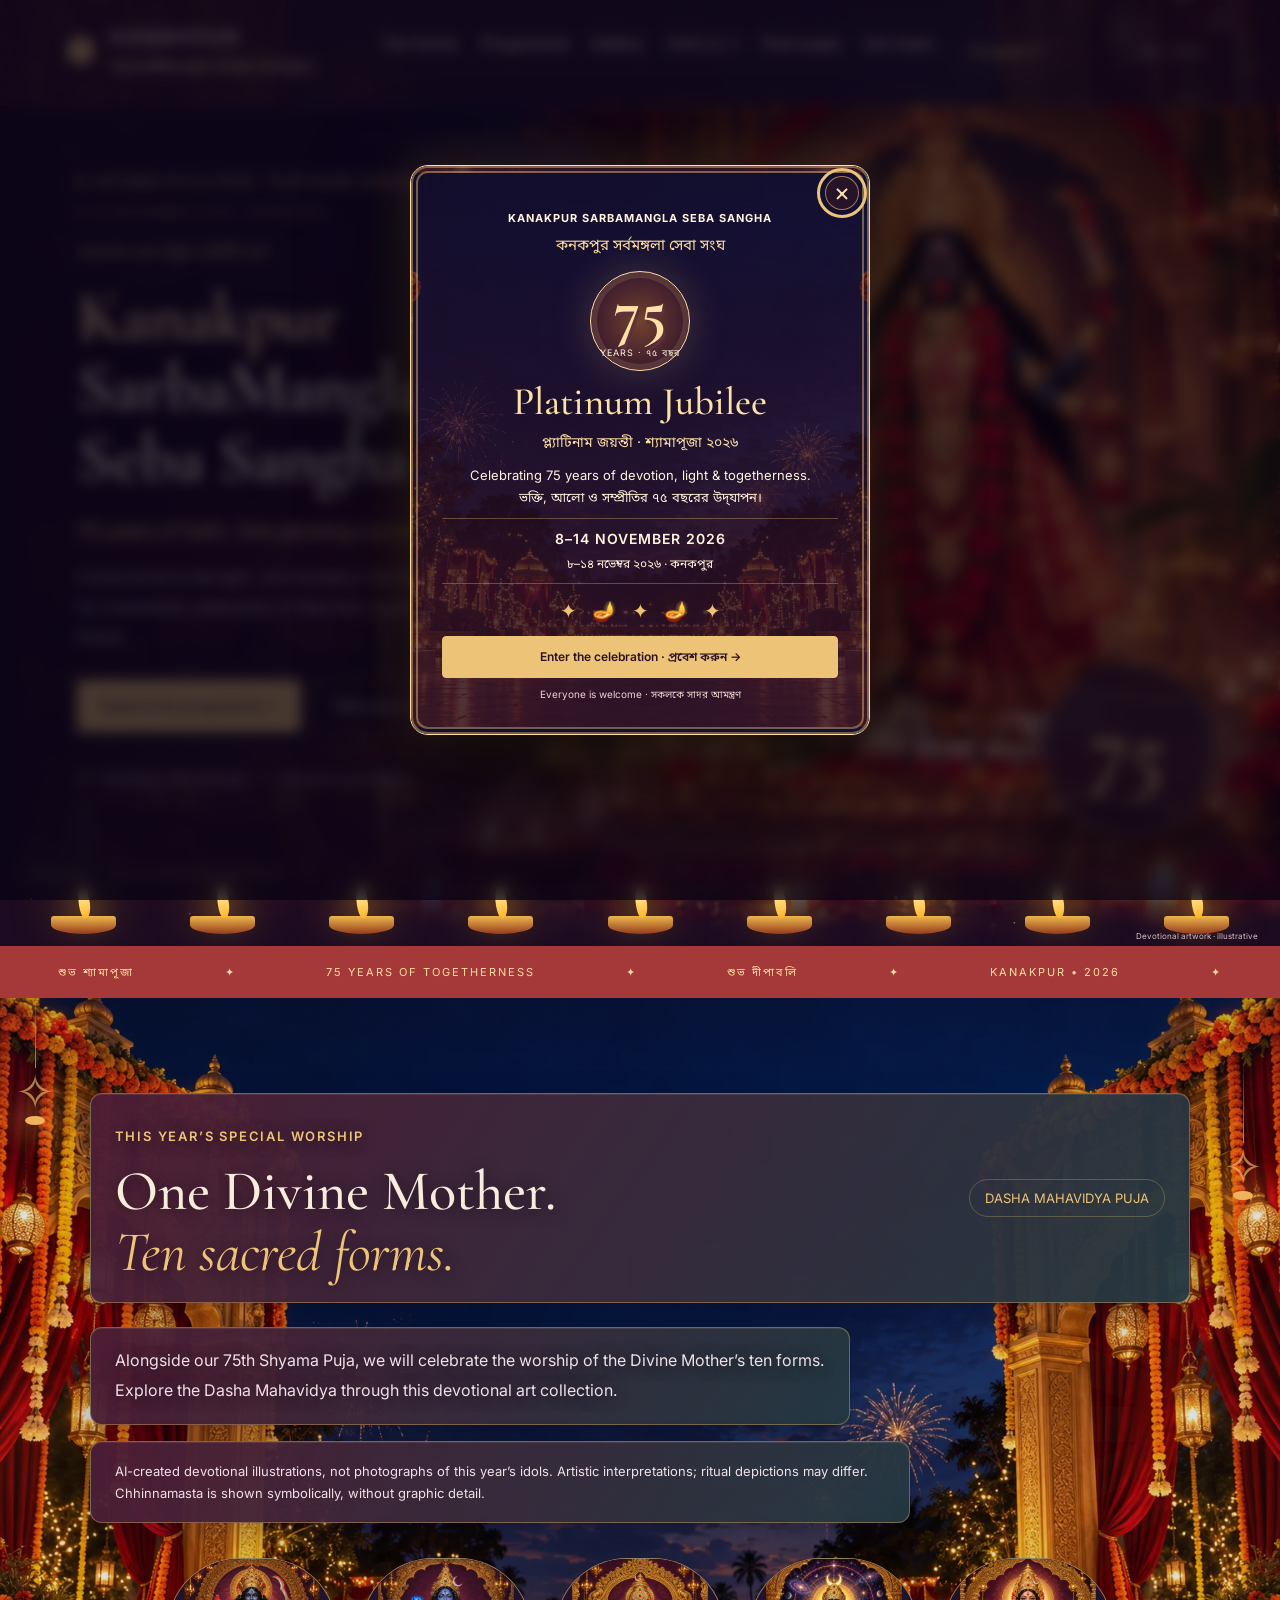
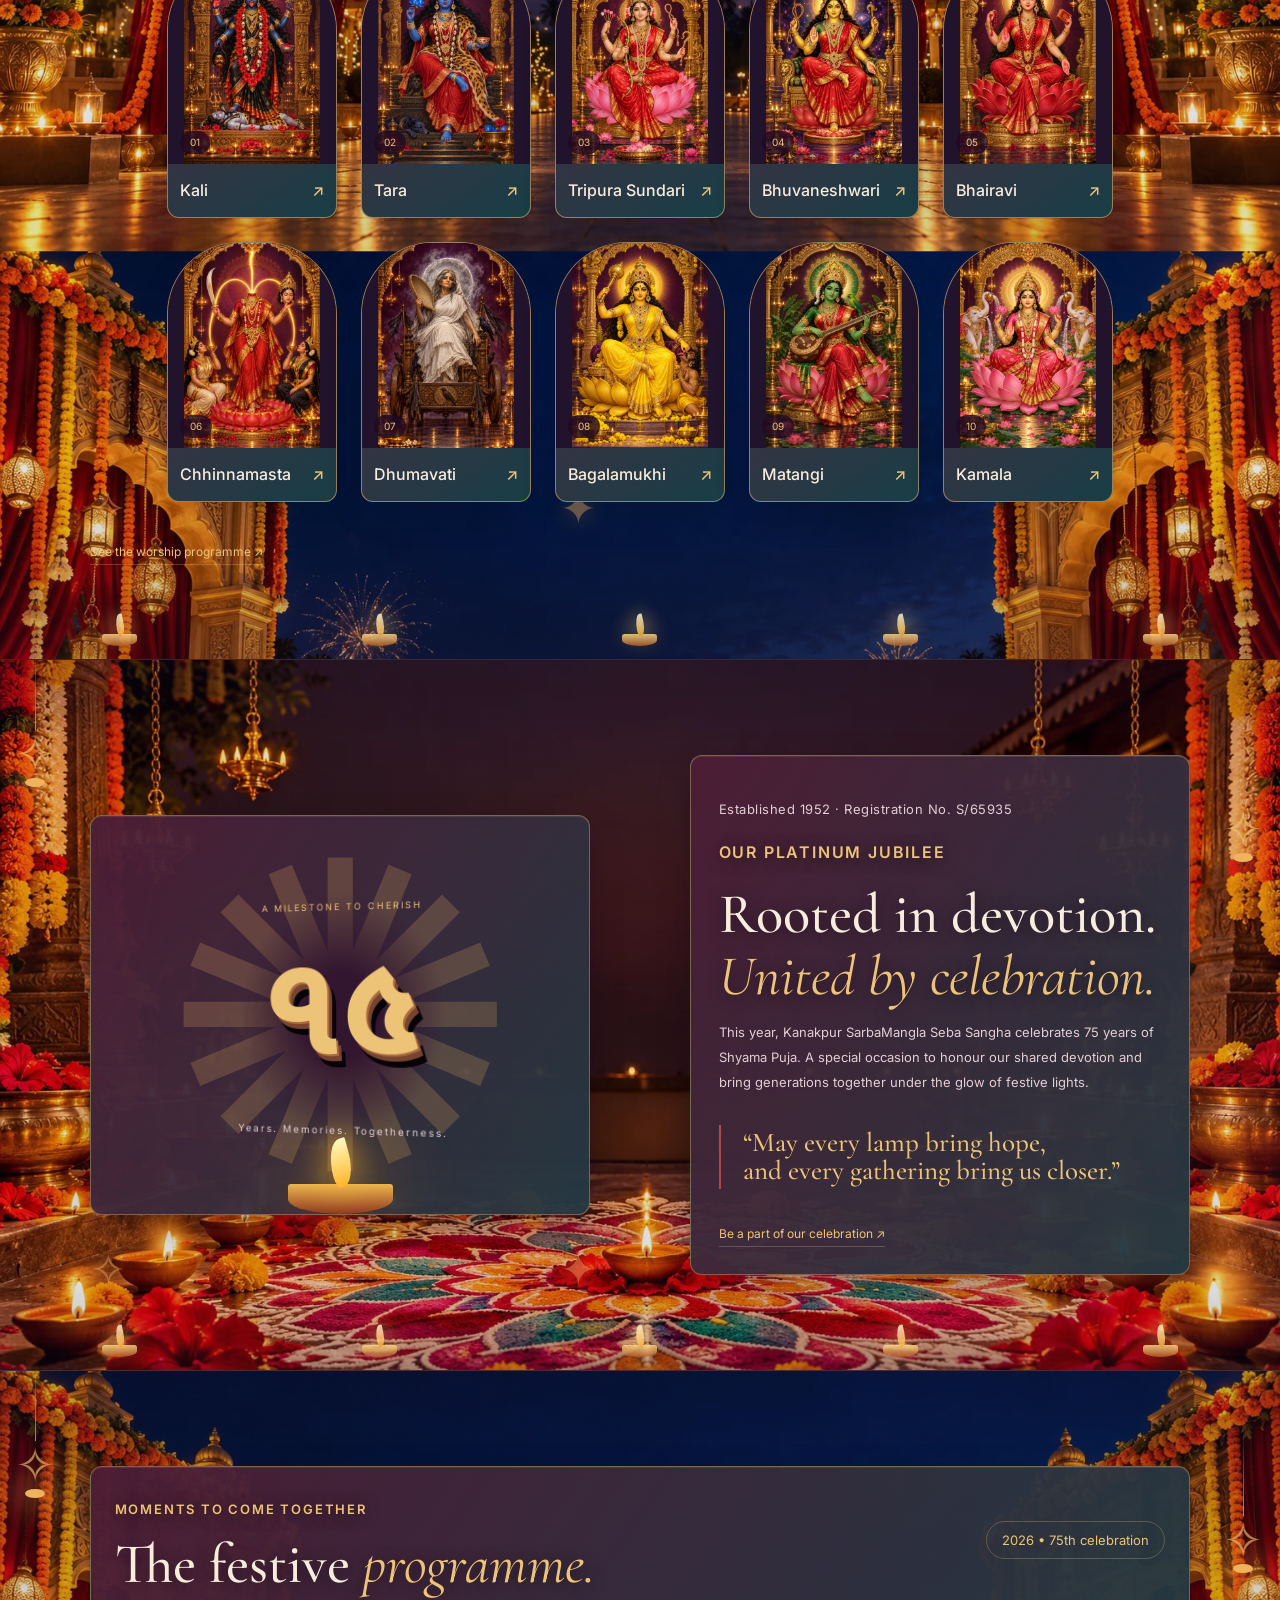
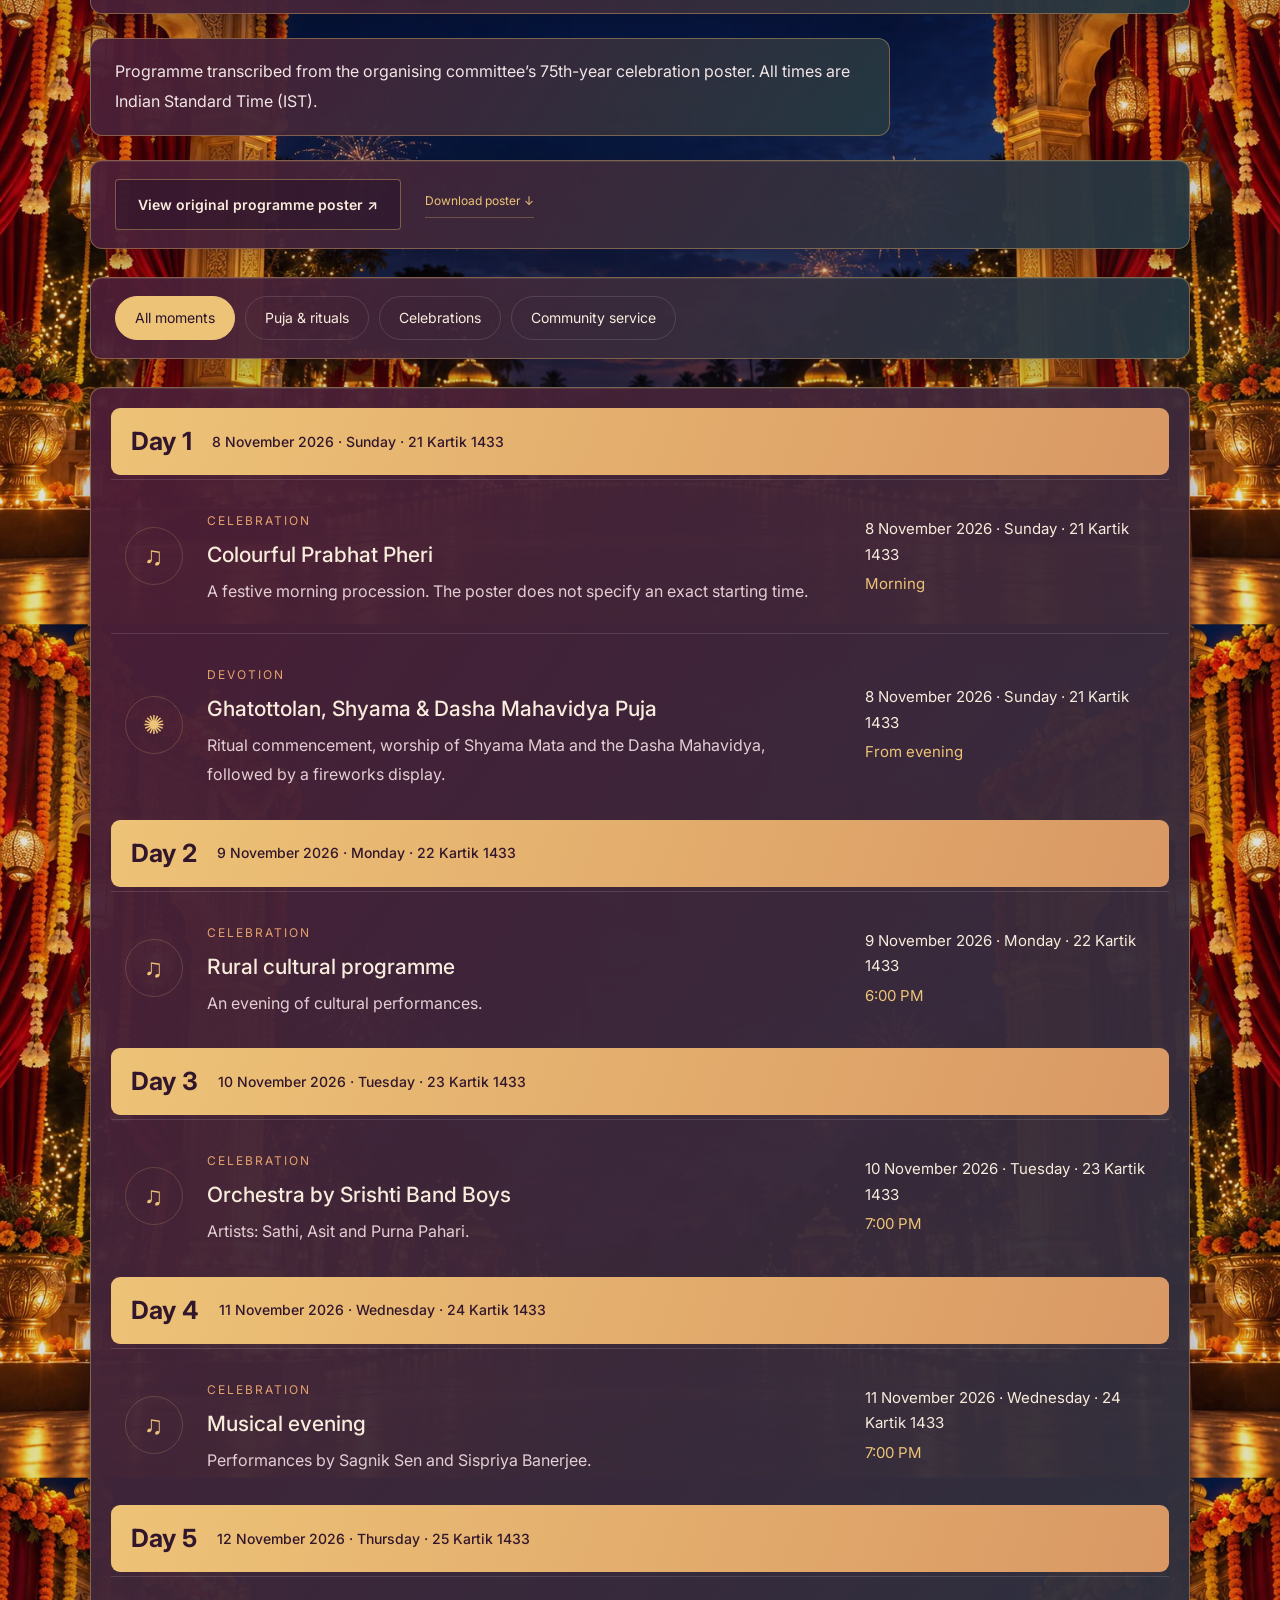
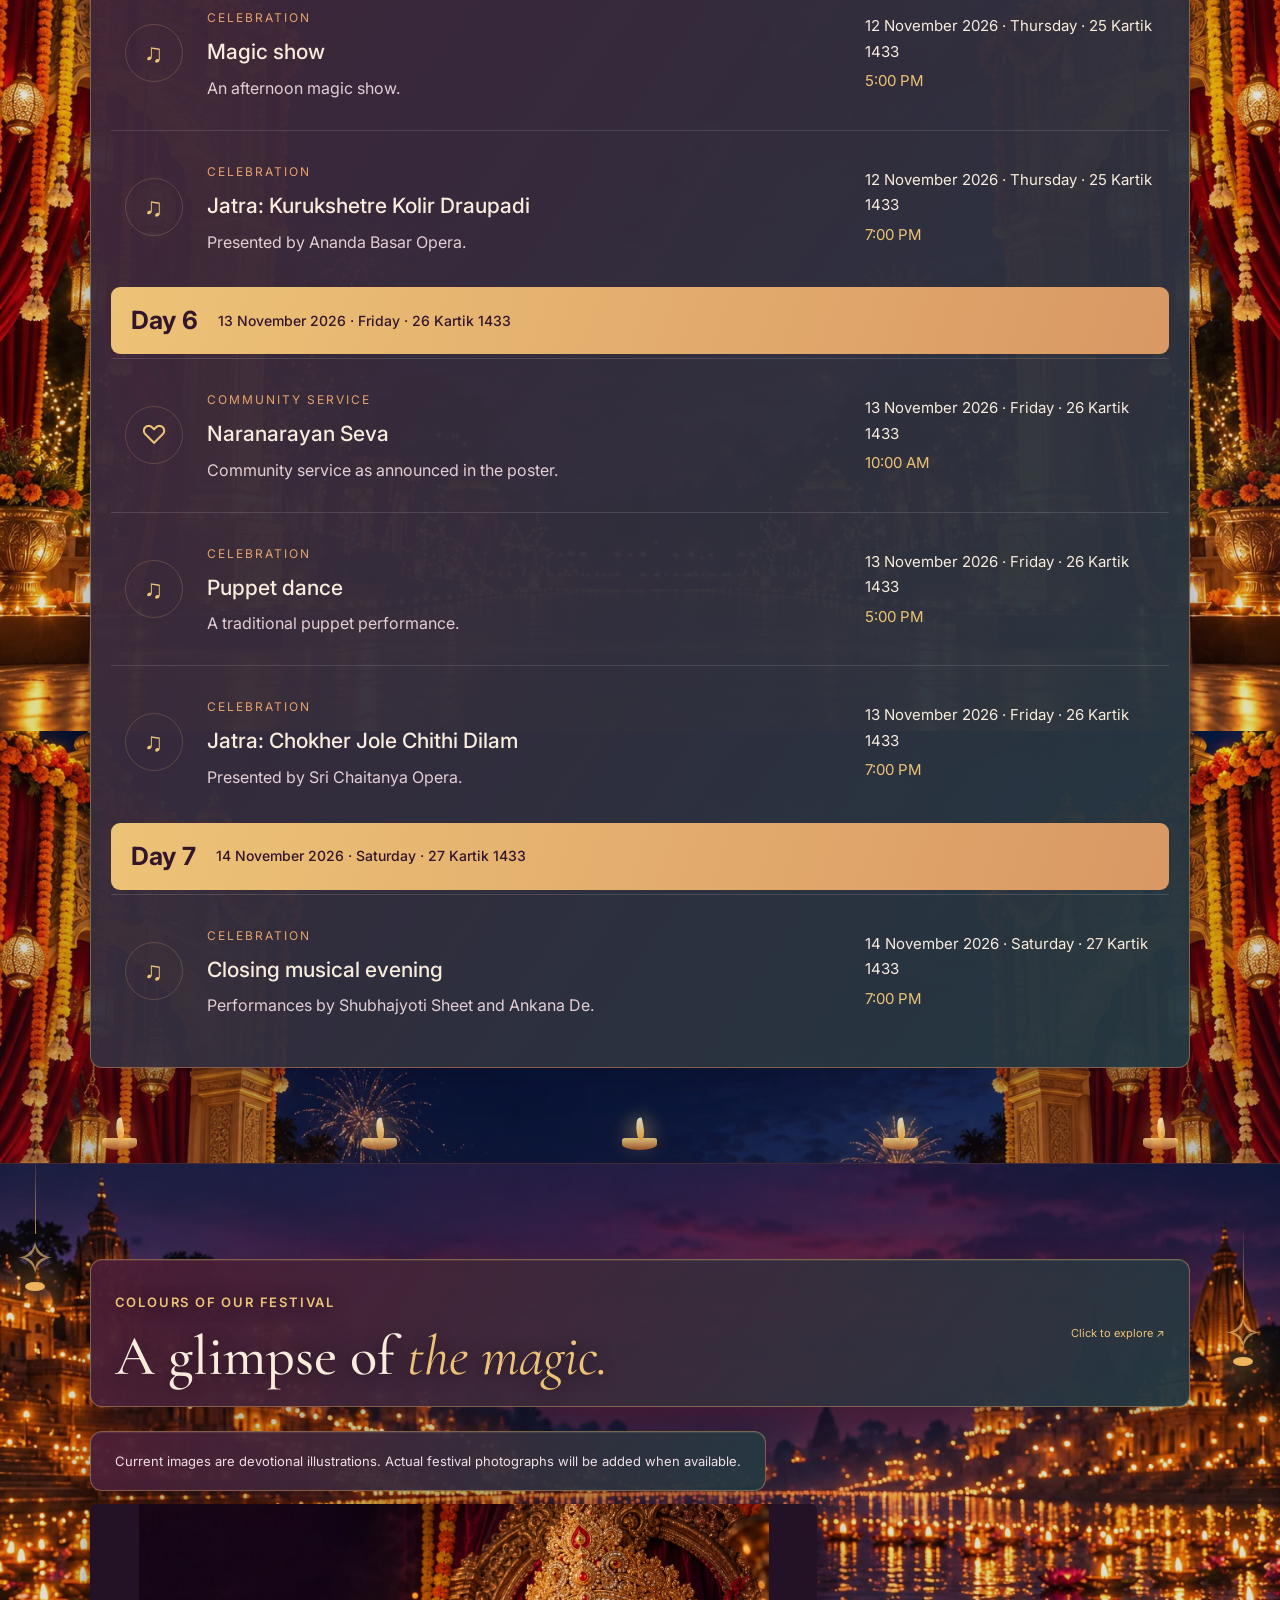
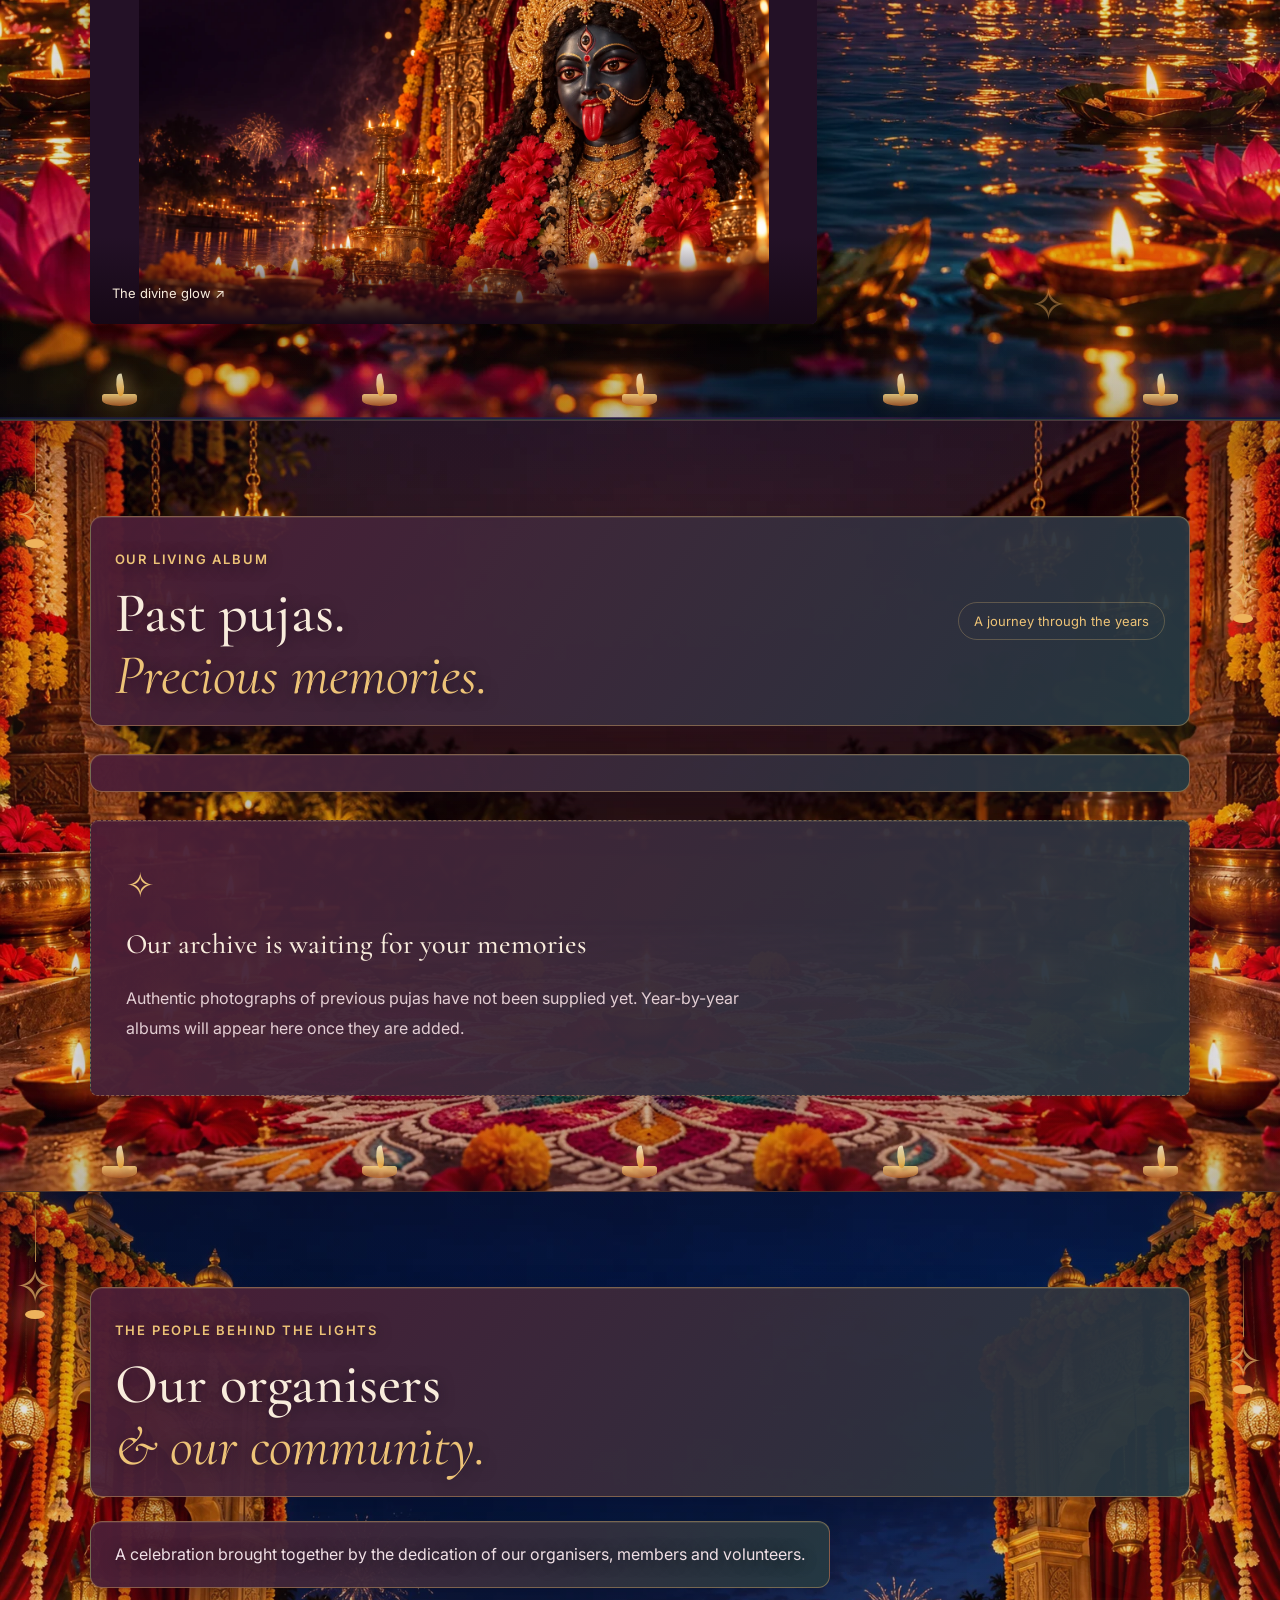
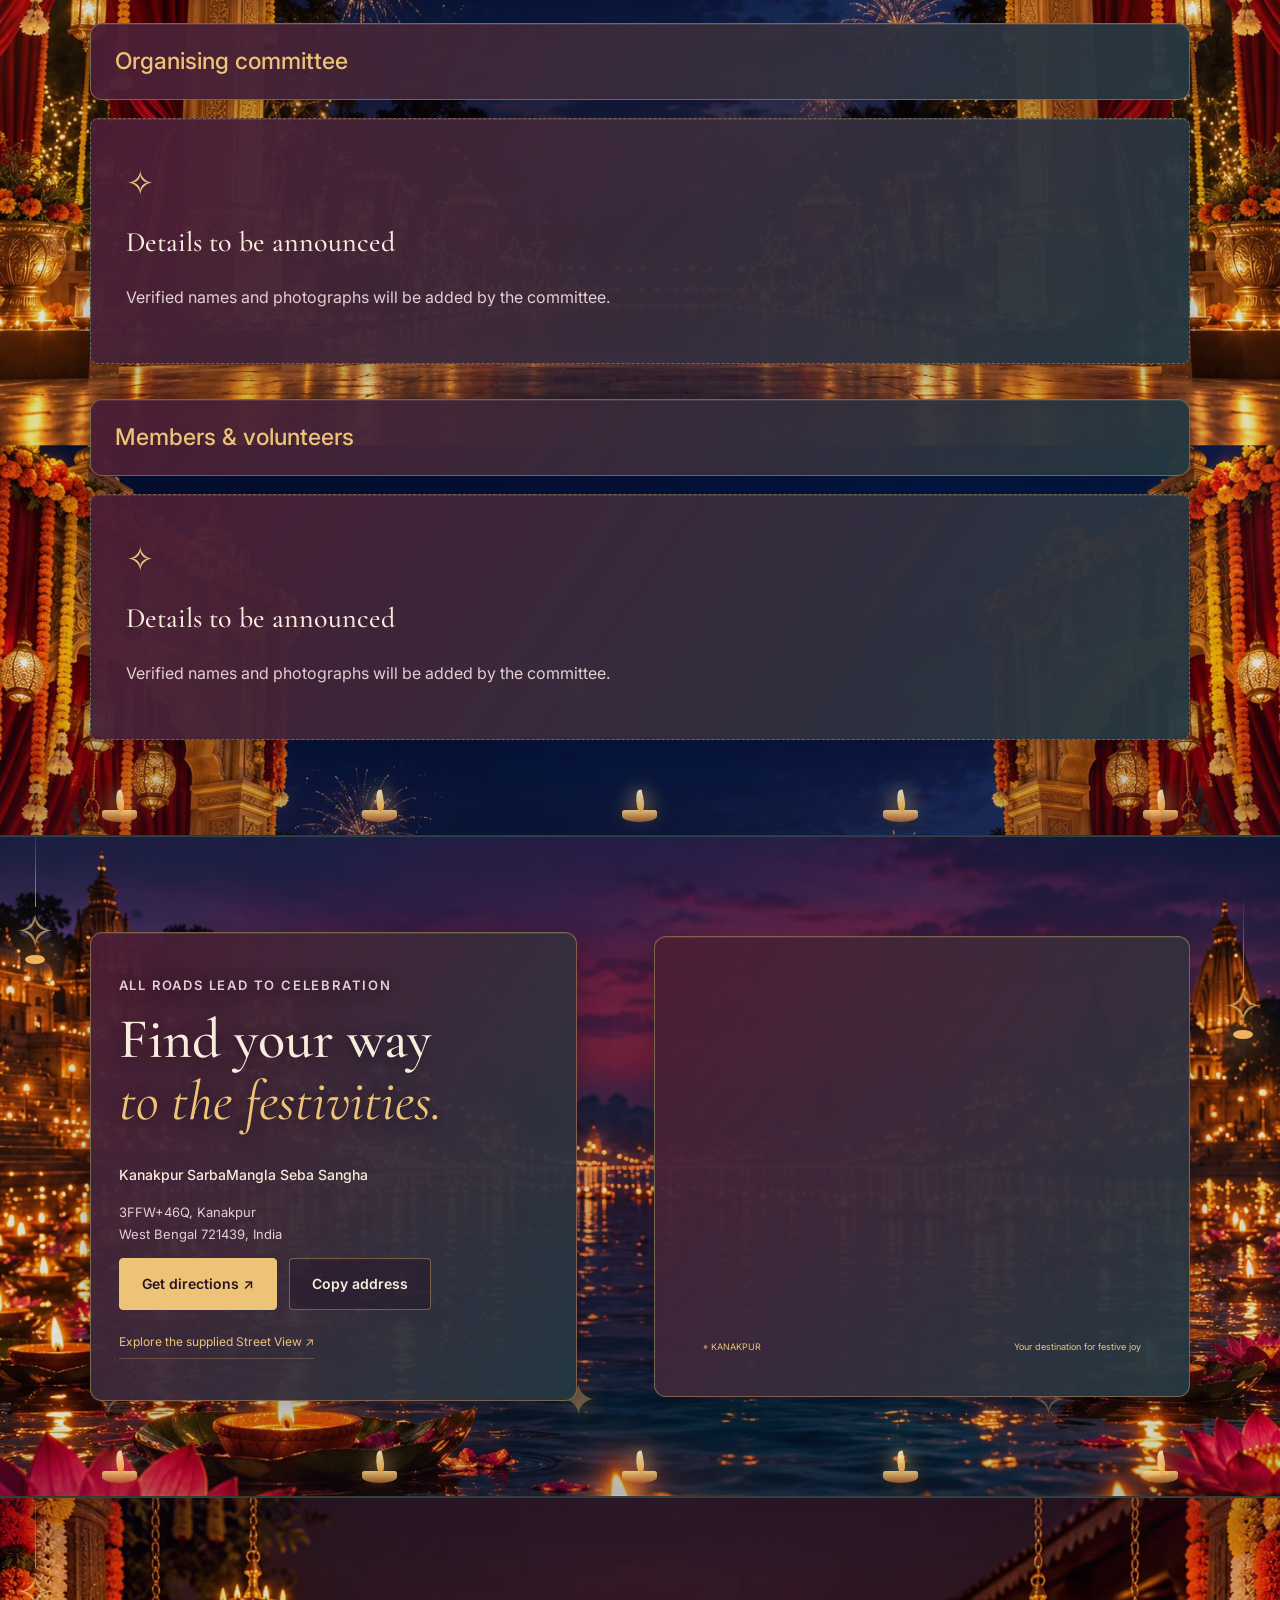
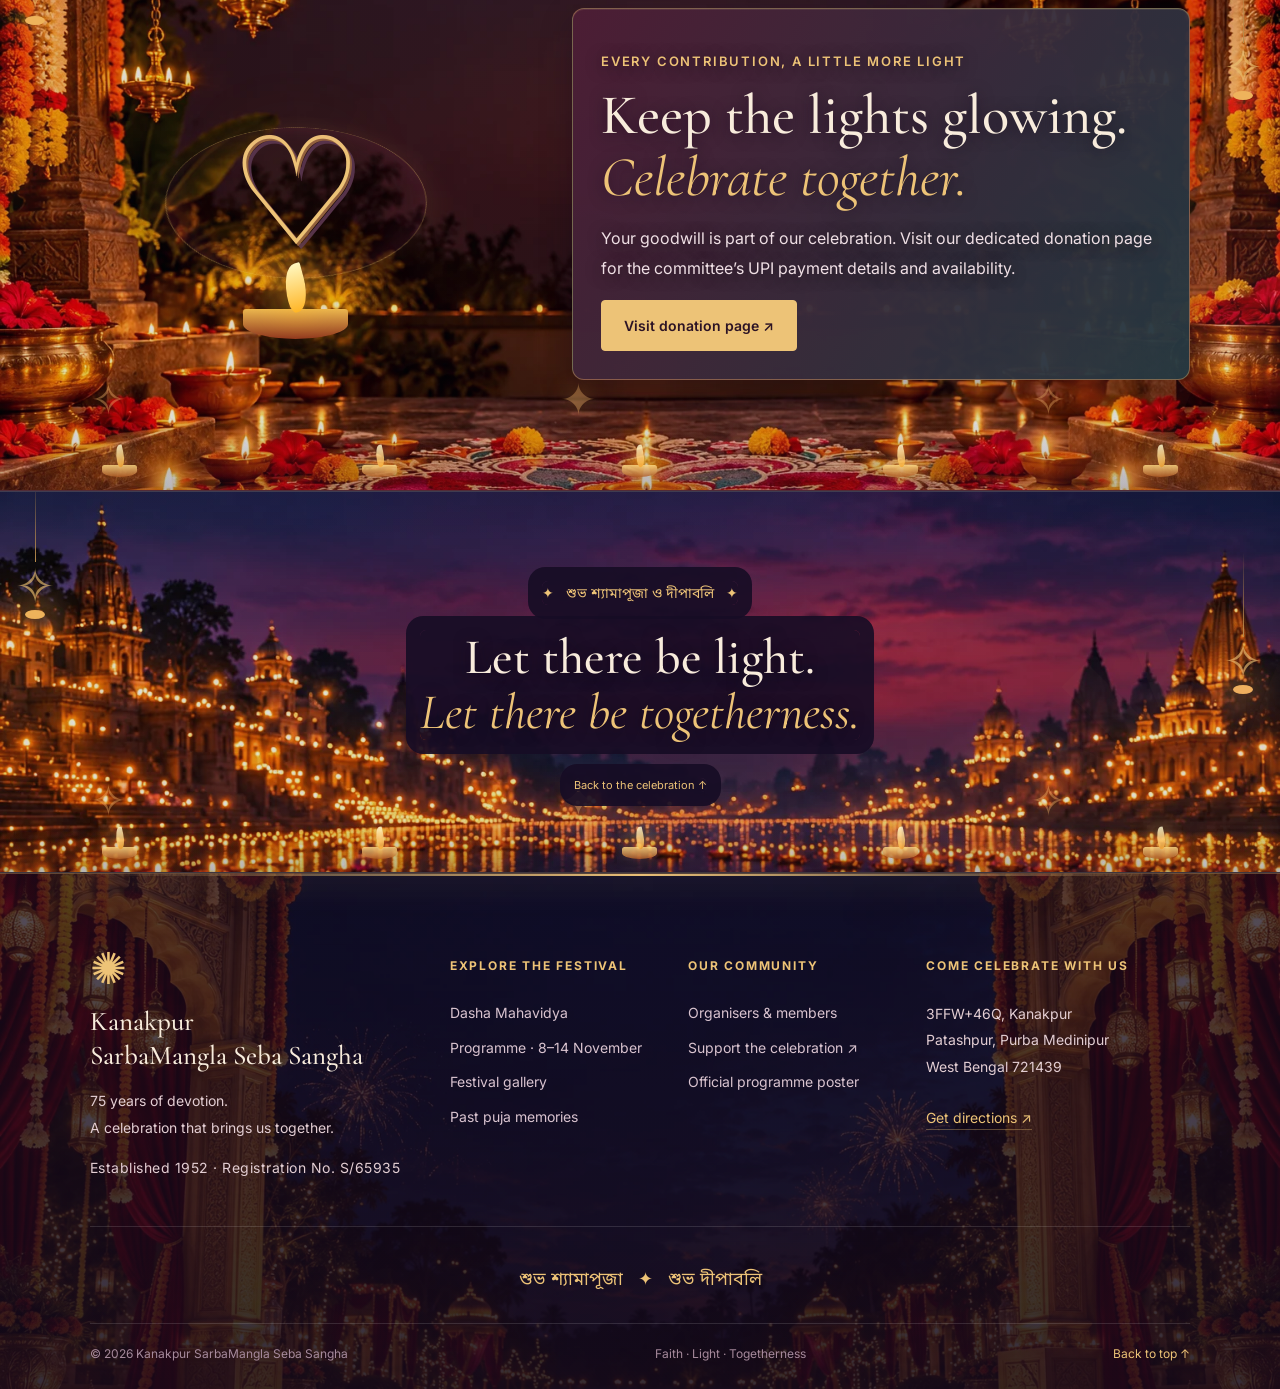
<file: index.html>
<!doctype html>
<html lang="en">
  <head>
    <meta charset="UTF-8" />
    <meta name="viewport" content="width=device-width,initial-scale=1" />
    <meta name="theme-color" content="#200b26" />
    <title>Kanakpur SarbaMangla Seba Sangha | 75 Years of Shyama Puja</title>
    <meta
      name="description"
      content="Celebrate 75 years of Shyama Puja with Kanakpur SarbaMangla Seba Sangha. Programme, festival gallery and directions in English and Bangla."
    />
    <link rel="preconnect" href="https://fonts.googleapis.com" />
    <link
      href="https://fonts.googleapis.com/css2?family=Cormorant+Garamond:wght@400;500;600;700&family=Noto+Sans+Bengali:wght@400;500;600;700&family=Inter:wght@400;500;600;700&display=swap"
      rel="stylesheet"
    />
    <link rel="stylesheet" href="style.css?v=10" />
  </head>
  <body>
    <header>
      <a class="brand" href="#home"
        ><span class="brandmark">✺</span
        ><span data-en="KANAKPUR" data-bn="কনকপুর">KANAKPUR</span
        ><small data-en="SarbaMangla Seba Sangha" data-bn="সর্বমঙ্গলা সেবা সংঘ"
          >SarbaMangla Seba Sangha</small
        ></a
      >
      <nav aria-label="Main navigation">
        <a href="#mahavidya" data-en="Ten forms" data-bn="দশমহাবিদ্যা"
          >Ten forms</a
        ><a href="#programme" data-en="Programme" data-bn="অনুষ্ঠানসূচি"
          >Programme</a
        ><a href="#gallery" data-en="Gallery" data-bn="ছবিঘর">Gallery</a
        ><a href="#visit" data-en="Visit us ↗" data-bn="আসুন আমাদের উৎসবে ↗"
          >Visit us ↗</a
        ><a href="#past-puja" data-en="Past pujas" data-bn="বিগত পূজা"
          >Past pujas</a
        ><a href="#people" data-en="Our team" data-bn="আমাদের দল">Our team</a
        ><a
          class="nav-donate"
          href="donate.html"
          data-en="Donate ♡"
          data-bn="অনুদান ♡"
          >Donate ♡</a
        >
      </nav>
      <button id="language" aria-label="Switch to Bangla">
        EN <span> / বাংলা</span>
      </button>
    </header>
    <main>
      <section class="hero" id="home">
        <div class="hero-art"></div>
        <canvas id="sparks" aria-hidden="true"></canvas>
        <div class="diya-row" aria-hidden="true">
          <div class="diya" style="--delay: 0s"><i></i></div>
          <div class="diya" style="--delay: 0.27s"><i></i></div>
          <div class="diya" style="--delay: 0.54s"><i></i></div>
          <div class="diya" style="--delay: 0.81s"><i></i></div>
          <div class="diya" style="--delay: 1.08s"><i></i></div>
          <div class="diya" style="--delay: 1.35s"><i></i></div>
          <div class="diya" style="--delay: 1.62s"><i></i></div>
          <div class="diya" style="--delay: 1.8900000000000001s"><i></i></div>
          <div class="diya" style="--delay: 2.16s"><i></i></div>
        </div>
        <div class="hero-content">
          <div class="eyebrow">
            <i></i
            ><span
              data-en="SHYAMA PUJA 2026 · PLATINUM JUBILEE"
              data-bn="শ্যামাপূজা ২০২৬ · প্ল্যাটিনাম জয়ন্তী"
              >SHYAMA PUJA 2026 · PLATINUM JUBILEE</span
            >
          </div>
          <p
            class="festival-dates"
            data-en="8–14 NOVEMBER 2026 · KANAKPUR"
            data-bn="৮–১৪ নভেম্বর ২০২৬ · কনকপুর"
          >
            8–14 NOVEMBER 2026 · KANAKPUR
          </p>
          <p class="bengali-greeting">আলোয় ভরে উঠুক প্রতিটি প্রাণ</p>
          <h1
            class="club-title"
            data-en="Kanakpur<br><span>SarbaMangla<br>Seba Sangha</span>"
            data-bn="কনকপুর<br><span>সর্বমঙ্গলা<br>সেবা সংঘ</span>"
          >
            Kanakpur<br /><span>SarbaMangla<br />Seba Sangha</span>
          </h1>
          <p
            class="jubilee-tagline"
            data-en="75 years of faith. One glowing community."
            data-bn="৭৫ বছরের ভক্তি। আলোকিত এক পরিবার।"
          >
            75 years of faith. One glowing community.
          </p>
          <p
            class="intro"
            data-en="Come home to the light. Join Kanakpur SarbaMangla Seba Sangha for a landmark celebration of Maa Kali, togetherness, and the joy of Diwali."
            data-bn="ফিরে আসুন আলোর উৎসবে। কনকপুর সর্বমঙ্গলা সেবা সংঘের ৭৫ বছরের শ্যামাপূজায় মিলিত হই মায়ের আরাধনা, সম্প্রীতি ও দীপাবলির আনন্দে।"
          >
            Come home to the light. Join Kanakpur SarbaMangla Seba Sangha for a
            landmark celebration of Maa Kali, togetherness, and the joy of
            Diwali.
          </p>
          <div class="actions">
            <a
              class="button primary"
              href="#programme"
              data-en="Explore the programme ↗"
              data-bn="অনুষ্ঠানসূচি দেখুন ↗"
              >Explore the programme ↗</a
            ><a
              class="button secondary"
              href="#visit"
              data-en="Plan your visit"
              data-bn="আসার পথ দেখুন"
              >Plan your visit</a
            >
          </div>
          <div class="hero-location">
            <span>⌖</span
            ><span data-en="Kanakpur, West Bengal" data-bn="কনকপুর, পশ্চিমবঙ্গ"
              >Kanakpur, West Bengal</span
            ><b>✦</b
            ><span data-en="Everyone is welcome" data-bn="সকলকে সাদর আমন্ত্রণ"
              >Everyone is welcome</span
            >
          </div>
        </div>
        <div class="jubilee" aria-label="75 years celebration">
          <span>✦ PLATINUM JUBILEE ✦</span><strong>75</strong
          ><small data-en="YEARS OF DEVOTION" data-bn="বছরের আরাধনা"
            >YEARS OF DEVOTION</small
          >
        </div>
        <div
          class="art-label"
          data-en="Devotional artwork · illustrative"
          data-bn="ভক্তিমূলক শিল্পচিত্র · প্রতীকী"
        >
          Devotional artwork · illustrative
        </div>
        <a class="scroll" href="#celebration"
          >↓
          <span data-en="THE CELEBRATION CONTINUES" data-bn="উৎসবের আরও কথা"
            >THE CELEBRATION CONTINUES</span
          ></a
        >
      </section>
      <div class="ribbon">
        <span>শুভ শ্যামাপূজা</span> ✦ <span>75 YEARS OF TOGETHERNESS</span> ✦
        <span>শুভ দীপাবলি</span> ✦ <span>KANAKPUR • 2026</span> ✦
      </div>
      <section class="section mahavidya" id="mahavidya">
        <div class="section-heading">
          <div>
            <p
              class="eyebrow"
              data-en="THIS YEAR’S SPECIAL WORSHIP"
              data-bn="এই বছরের বিশেষ আরাধনা"
            >
              THIS YEAR’S SPECIAL WORSHIP
            </p>
            <h2
              data-en="One Divine Mother.<br><em>Ten sacred forms.</em>"
              data-bn="এক মহামায়া।<br><em>দশ দিব্য রূপ।</em>"
            >
              One Divine Mother.<br /><em>Ten sacred forms.</em>
            </h2>
          </div>
          <span
            class="pill"
            data-en="DASHA MAHAVIDYA PUJA"
            data-bn="দশমহাবিদ্যা পূজা"
            >DASHA MAHAVIDYA PUJA</span
          >
        </div>
        <p
          class="section-intro"
          data-en="Alongside our 75th Shyama Puja, we will celebrate the worship of the Divine Mother’s ten forms. Explore the Dasha Mahavidya through this devotional art collection."
          data-bn="আমাদের ৭৫ বছরের শ্যামাপূজার সঙ্গে অনুষ্ঠিত হবে দেবীর দশ রূপের আরাধনা। এই ভক্তিমূলক শিল্পচিত্রে দেখুন দশমহাবিদ্যার রূপ।"
        >
          Alongside our 75th Shyama Puja, we will celebrate the worship of the
          Divine Mother’s ten forms. Explore the Dasha Mahavidya through this
          devotional art collection.
        </p>
        <p
          class="art-disclosure"
          data-en="AI-created devotional illustrations, not photographs of this year’s idols. Artistic interpretations; ritual depictions may differ. Chhinnamasta is shown symbolically, without graphic detail."
          data-bn="এআই-নির্মিত ভক্তিমূলক শিল্পচিত্র, এই বছরের প্রতিমার আসল ছবি নয়। শিল্পীর কল্পিত রূপ; প্রচলিত প্রতিমার সঙ্গে পার্থক্য থাকতে পারে। ছিন্নমস্তার রূপ এখানে প্রতীকীভাবে দেখানো হয়েছে।"
        >
          AI-created devotional illustrations, not photographs of this year’s
          idols. Artistic interpretations; ritual depictions may differ.
          Chhinnamasta is shown symbolically, without graphic detail.
        </p>
        <div class="forms-grid" id="forms-grid"></div>
        <a
          class="text-link"
          href="#programme"
          data-en="See the worship programme ↗"
          data-bn="পূজার অনুষ্ঠানসূচি দেখুন ↗"
          >See the worship programme ↗</a
        >
      </section>
      <section class="story section" id="celebration">
        <div class="story-art">
          <div class="mandala">✺</div>
          <div class="anniversary">
            <span data-en="A MILESTONE TO CHERISH" data-bn="স্মরণীয় এক মাইলফলক"
              >A MILESTONE TO CHERISH</span
            ><strong>৭৫</strong>
            <p
              data-en="Years. Memories. Togetherness."
              data-bn="বছর। স্মৃতি। সম্প্রীতি।"
            >
              Years. Memories. Togetherness.
            </p>
          </div>
          <div class="diya"><i></i></div>
        </div>
        <div>
          <p class="registration"></p>
          <p
            class="eyebrow"
            data-en="OUR PLATINUM JUBILEE"
            data-bn="আমাদের প্ল্যাটিনাম জয়ন্তী"
          >
            OUR PLATINUM JUBILEE
          </p>
          <h2
            data-en="Rooted in devotion.<br><em>United by celebration.</em>"
            data-bn="ভক্তিতে আমাদের শিকড়।<br><em>উৎসবে আমরা এক।</em>"
          >
            Rooted in devotion.<br /><em>United by celebration.</em>
          </h2>
          <p
            data-en="This year, Kanakpur SarbaMangla Seba Sangha celebrates 75 years of Shyama Puja. A special occasion to honour our shared devotion and bring generations together under the glow of festive lights."
            data-bn="এই বছর কনকপুর সর্বমঙ্গলা সেবা সংঘের শ্যামাপূজার ৭৫ বছর পূর্তি। আমাদের সম্মিলিত ভক্তিকে সম্মান জানিয়ে, উৎসবের আলোয় সব প্রজন্মকে একসঙ্গে নিয়ে আসার এক বিশেষ উপলক্ষ।"
          >
            This year, Kanakpur SarbaMangla Seba Sangha celebrates 75 years of
            Shyama Puja. A special occasion to honour our shared devotion and
            bring generations together under the glow of festive lights.
          </p>
          <blockquote
            data-en="“May every lamp bring hope,<br>and every gathering bring us closer.”"
            data-bn="“প্রতিটি প্রদীপে জ্বলুক আশার আলো,<br>প্রতিটি মিলনে আরও আপন হই আমরা।”"
          >
            “May every lamp bring hope,<br />and every gathering bring us
            closer.”
          </blockquote>
          <a
            class="text-link"
            href="#visit"
            data-en="Be a part of our celebration ↗"
            data-bn="আমাদের উৎসবে যোগ দিন ↗"
            >Be a part of our celebration ↗</a
          >
        </div>
      </section>
      <section id="programme" class="section programme">
        <div class="section-heading">
          <div>
            <p
              class="eyebrow"
              data-en="MOMENTS TO COME TOGETHER"
              data-bn="একসঙ্গে উদ্‌যাপনের মুহূর্ত"
            >
              MOMENTS TO COME TOGETHER
            </p>
            <h2
              data-en="The festive <em>programme.</em>"
              data-bn="উৎসবের <em>অনুষ্ঠানসূচি।</em>"
            >
              The festive <em>programme.</em>
            </h2>
          </div>
          <span
            class="pill"
            data-en="2026 • 75th celebration"
            data-bn="২০২৬ • ৭৫ বছরের উৎসব"
            >2026 • 75th celebration</span
          >
        </div>
        <p class="notice" id="schedule-notice"></p>
        <div class="poster-actions">
          <a
            class="button secondary"
            href="assets/programme-poster-2026.jpg"
            target="_blank"
            rel="noopener"
            data-en="View original programme poster ↗"
            data-bn="মূল অনুষ্ঠানসূচির পোস্টার দেখুন ↗"
            >View original programme poster ↗</a
          ><a
            class="text-link"
            href="assets/programme-poster-2026.jpg"
            download
            data-en="Download poster ↓"
            data-bn="পোস্টার ডাউনলোড করুন ↓"
            >Download poster ↓</a
          >
        </div>
        <div class="tabs" role="tablist" aria-label="Programme categories">
          <button
            role="tab"
            aria-selected="true"
            data-filter="all"
            data-en="All moments"
            data-bn="সমস্ত অনুষ্ঠান"
          >
            All moments</button
          ><button
            role="tab"
            aria-selected="false"
            data-filter="ritual"
            data-en="Puja & rituals"
            data-bn="পূজা ও আচার"
          >
            Puja & rituals</button
          ><button
            role="tab"
            aria-selected="false"
            data-filter="culture"
            data-en="Celebrations"
            data-bn="সাংস্কৃতিক অনুষ্ঠান"
          >
            Celebrations</button
          ><button
            role="tab"
            aria-selected="false"
            data-filter="service"
            data-en="Community service"
            data-bn="সেবামূলক অনুষ্ঠান"
          >
            Community service
          </button>
        </div>
        <div class="events" id="schedule-list"></div>
      </section>
      <section class="section gallery" id="gallery">
        <div class="section-heading">
          <div>
            <p
              class="eyebrow"
              data-en="COLOURS OF OUR FESTIVAL"
              data-bn="আমাদের উৎসবের রং"
            >
              COLOURS OF OUR FESTIVAL
            </p>
            <h2
              data-en="A glimpse of <em>the magic.</em>"
              data-bn="উৎসবের <em>এক ঝলক।</em>"
            >
              A glimpse of <em>the magic.</em>
            </h2>
          </div>
          <span
            class="gallery-tip"
            data-en="Click to explore ↗"
            data-bn="বড় করে দেখতে ক্লিক করুন ↗"
            >Click to explore ↗</span
          >
        </div>
        <p
          class="art-disclosure"
          data-en="Current images are devotional illustrations. Actual festival photographs will be added when available."
          data-bn="বর্তমান ছবিগুলি ভক্তিমূলক শিল্পচিত্র। উৎসবের আসল ছবি পাওয়া গেলে যুক্ত করা হবে।"
        >
          Current images are devotional illustrations. Actual festival
          photographs will be added when available.
        </p>
        <div class="gallery-grid" id="gallery-grid"></div>
      </section>
      <section class="section past-puja" id="past-puja">
        <div class="section-heading">
          <div>
            <p
              class="eyebrow"
              data-en="OUR LIVING ALBUM"
              data-bn="স্মৃতির অ্যালবাম"
            >
              OUR LIVING ALBUM
            </p>
            <h2
              data-en="Past pujas.<br><em>Precious memories.</em>"
              data-bn="বিগত পূজা।<br><em>অমূল্য স্মৃতি।</em>"
            >
              Past pujas.<br /><em>Precious memories.</em>
            </h2>
          </div>
          <span
            class="pill"
            data-en="A journey through the years"
            data-bn="বছরের পর বছর স্মৃতির যাত্রা"
            >A journey through the years</span
          >
        </div>
        <div id="past-filters" class="tabs" aria-label="Past puja years"></div>
        <div id="past-grid" class="past-grid"></div>
      </section>
      <section class="section people" id="people">
        <div class="section-heading">
          <div>
            <p
              class="eyebrow"
              data-en="THE PEOPLE BEHIND THE LIGHTS"
              data-bn="উৎসবের নেপথ্যের মানুষ"
            >
              THE PEOPLE BEHIND THE LIGHTS
            </p>
            <h2
              data-en="Our organisers<br><em>& our community.</em>"
              data-bn="আমাদের আয়োজক<br><em>ও সদস্যবৃন্দ।</em>"
            >
              Our organisers<br /><em>& our community.</em>
            </h2>
          </div>
        </div>
        <p
          class="section-intro"
          data-en="A celebration brought together by the dedication of our organisers, members and volunteers."
          data-bn="আয়োজক, সদস্য ও স্বেচ্ছাসেবকদের নিষ্ঠায় গড়ে ওঠা আমাদের সবার উৎসব।"
        >
          A celebration brought together by the dedication of our organisers,
          members and volunteers.
        </p>
        <h3
          class="group-heading"
          data-en="Organising committee"
          data-bn="আয়োজক কমিটি"
        >
          Organising committee
        </h3>
        <div id="organisers-grid" class="people-grid"></div>
        <h3
          class="group-heading"
          data-en="Members & volunteers"
          data-bn="সদস্য ও স্বেচ্ছাসেবক"
        >
          Members & volunteers
        </h3>
        <div id="members-grid" class="people-grid"></div>
      </section>
      <section class="section visit" id="visit">
        <div>
          <p
            class="eyebrow"
            data-en="ALL ROADS LEAD TO CELEBRATION"
            data-bn="সব পথ মিশুক উৎসবে"
          >
            ALL ROADS LEAD TO CELEBRATION
          </p>
          <h2
            data-en="Find your way<br><em>to the festivities.</em>"
            data-bn="চলে আসুন<br><em>আমাদের উৎসবে।</em>"
          >
            Find your way<br /><em>to the festivities.</em>
          </h2>
          <h3
            data-en="Kanakpur SarbaMangla Seba Sangha"
            data-bn="কনকপুর সর্বমঙ্গলা সেবা সংঘ"
          >
            Kanakpur SarbaMangla Seba Sangha
          </h3>
          <p
            data-en="3FFW+46Q, Kanakpur<br>West Bengal 721439, India"
            data-bn="3FFW+46Q, কনকপুর<br>পশ্চিমবঙ্গ ৭২১৪৩৯, ভারত"
          >
            3FFW+46Q, Kanakpur<br />West Bengal 721439, India
          </p>
          <div class="actions">
            <a
              class="button primary"
              target="_blank"
              rel="noopener"
              href="https://www.google.com/maps/dir/?api=1&destination=3FFW%2B46Q%2C%20Kanakpur%2C%20West%20Bengal%20721439"
              data-en="Get directions ↗"
              data-bn="আসার পথ দেখুন ↗"
              >Get directions ↗</a
            ><button
              class="button secondary"
              id="copy"
              data-en="Copy address"
              data-bn="ঠিকানা কপি করুন"
            >
              Copy address
            </button>
          </div>
          <a
            class="text-link street"
            target="_blank"
            rel="noopener"
            href="https://www.google.com/local/place/fid/0x3a1d3300382a9d75:0xa9b5c4e899402125/photosphere?ik=CAISFjN1RHFWWUZic3NjdFFQck1XZEZvOXc%3D"
            data-en="Explore the supplied Street View ↗"
            data-bn="স্ট্রিট ভিউ দেখুন ↗"
            >Explore the supplied Street View ↗</a
          >
          <p id="copy-status" role="status"></p>
        </div>
        <div class="map-wrap">
          <iframe
            title="Map of Kanakpur, West Bengal"
            loading="lazy"
            referrerpolicy="no-referrer-when-downgrade"
            src="https://maps.google.com/maps?q=3FFW%2B46Q%2C%20Kanakpur%2C%20West%20Bengal%20721439&z=15&output=embed"
          ></iframe>
          <div class="map-caption">
            <span>⌖ KANAKPUR</span
            ><span
              data-en="Your destination for festive joy"
              data-bn="উৎসবের আনন্দে আপনার গন্তব্য"
              >Your destination for festive joy</span
            >
          </div>
        </div>
      </section>
      <section class="section donation-section" id="donate">
        <div class="donation-art" aria-hidden="true">
          <div class="donation-orbit"></div>
          <div class="donation-heart">♡</div>
          <div class="diya"><i></i></div>
        </div>
        <div>
          <p
            class="eyebrow"
            data-en="EVERY CONTRIBUTION, A LITTLE MORE LIGHT"
            data-bn="প্রতিটি সহযোগিতায় আরও একটু আলো"
          >
            EVERY CONTRIBUTION, A LITTLE MORE LIGHT
          </p>
          <h2
            data-en="Keep the lights glowing.<br><em>Celebrate together.</em>"
            data-bn="জ্বলুক উৎসবের আলো।<br><em>সঙ্গে থাকুন আপনিও।</em>"
          >
            Keep the lights glowing.<br /><em>Celebrate together.</em>
          </h2>
          <p
            class="section-intro"
            data-en="Your goodwill is part of our celebration. Visit our dedicated donation page for the committee’s UPI payment details and availability."
            data-bn="আপনাদের শুভেচ্ছা আমাদের উৎসবের অংশ। কমিটির ইউপিআই অনুদানের তথ্য জানতে অনুদানের পৃথক পৃষ্ঠায় যান।"
          >
            Your goodwill is part of our celebration. Visit our dedicated
            donation page for the committee’s UPI payment details and
            availability.
          </p>
          <a
            href="donate.html"
            class="button primary"
            data-en="Visit donation page ↗"
            data-bn="অনুদানের পৃষ্ঠায় যান ↗"
            >Visit donation page ↗</a
          >
        </div>
      </section>
      <section class="closing">
        <p>✦ &nbsp; শুভ শ্যামাপূজা ও দীপাবলি &nbsp; ✦</p>
        <h2
          data-en="Let there be light.<br><em>Let there be togetherness.</em>"
          data-bn="আলোয় ভরে উঠুক প্রাণ।<br><em>সম্প্রীতিতে মিলুক সব মন।</em>"
        >
          Let there be light.<br /><em>Let there be togetherness.</em>
        </h2>
        <a
          href="#home"
          data-en="Back to the celebration ↑"
          data-bn="শুরুতে ফিরে যান ↑"
          >Back to the celebration ↑</a
        >
      </section>
    </main>
    <footer class="grand-footer">
      <div class="footer-top">
        <div class="footer-identity">
          <span class="footer-emblem">✺</span>
          <h3
            data-en="Kanakpur<br>SarbaMangla Seba Sangha"
            data-bn="কনকপুর<br>সর্বমঙ্গলা সেবা সংঘ"
          >
            Kanakpur<br />SarbaMangla Seba Sangha
          </h3>
          <p
            data-en="75 years of devotion.<br>A celebration that brings us together."
            data-bn="৭৫ বছরের আরাধনা।<br>যে উৎসবে আমরা একসঙ্গে।"
          >
            75 years of devotion.<br />A celebration that brings us together.
          </p>
          <p
            class="registration"
            data-en="Established 1952 · Reg. S/65935"
            data-bn="প্রতিষ্ঠিত ১৯৫২ · রেজি এস / ৬৫৯৩৫"
          >
            Established 1952 · Reg. S/65935
          </p>
        </div>
        <div>
          <h4 data-en="EXPLORE THE FESTIVAL" data-bn="উৎসবের আরও কথা">
            EXPLORE THE FESTIVAL
          </h4>
          <a
            href="index.html#mahavidya"
            data-en="Dasha Mahavidya"
            data-bn="দশমহাবিদ্যা"
            >Dasha Mahavidya</a
          ><a
            href="index.html#programme"
            data-en="Programme · 8–14 November"
            data-bn="অনুষ্ঠানসূচি · ৮–১৪ নভেম্বর"
            >Programme · 8–14 November</a
          ><a
            href="index.html#gallery"
            data-en="Festival gallery"
            data-bn="উৎসবের ছবিঘর"
            >Festival gallery</a
          ><a
            href="index.html#past-puja"
            data-en="Past puja memories"
            data-bn="বিগত পূজার স্মৃতি"
            >Past puja memories</a
          >
        </div>
        <div>
          <h4 data-en="OUR COMMUNITY" data-bn="আমাদের পরিবার">OUR COMMUNITY</h4>
          <a
            href="index.html#people"
            data-en="Organisers & members"
            data-bn="আয়োজক ও সদস্যবৃন্দ"
            >Organisers & members</a
          ><a
            href="donate.html"
            data-en="Support the celebration ↗"
            data-bn="উৎসবে সহযোগিতা করুন ↗"
            >Support the celebration ↗</a
          ><a
            href="assets/programme-poster-2026.jpg"
            target="_blank"
            rel="noopener"
            data-en="Official programme poster"
            data-bn="অনুষ্ঠানসূচির মূল পোস্টার"
            >Official programme poster</a
          >
        </div>
        <div>
          <h4 data-en="COME CELEBRATE WITH US" data-bn="আসুন আমাদের উৎসবে">
            COME CELEBRATE WITH US
          </h4>
          <p
            data-en="3FFW+46Q, Kanakpur<br>Patashpur, Purba Medinipur<br>West Bengal 721439"
            data-bn="3FFW+46Q, কনকপুর<br>পটাশপুর, পূর্ব মেদিনীপুর<br>পশ্চিমবঙ্গ ৭২১৪৩৯"
          >
            3FFW+46Q, Kanakpur<br />Patashpur, Purba Medinipur<br />West Bengal
            721439
          </p>
          <a
            class="footer-directions"
            href="https://www.google.com/maps/dir/?api=1&destination=3FFW%2B46Q%2C%20Kanakpur%2C%20West%20Bengal%20721439"
            target="_blank"
            rel="noopener"
            data-en="Get directions ↗"
            data-bn="আসার পথ দেখুন ↗"
            >Get directions ↗</a
          >
        </div>
      </div>
      <div class="footer-blessing">
        শুভ শ্যামাপূজা &nbsp; ✦ &nbsp; শুভ দীপাবলি
      </div>
      <div class="footer-bottom">
        <span
          data-en="© 2026 Kanakpur SarbaMangla Seba Sangha"
          data-bn="© ২০২৬ কনকপুর সর্বমঙ্গলা সেবা সংঘ"
          >© 2026 Kanakpur SarbaMangla Seba Sangha</span
        ><span
          data-en="Faith · Light · Togetherness"
          data-bn="ভক্তি · আলো · সম্প্রীতি"
          >Faith · Light · Togetherness</span
        ><a href="#home" data-en="Back to top ↑" data-bn="উপরে ফিরুন ↑"
          >Back to top ↑</a
        >
      </div>
    </footer>
    <button
      class="motion"
      id="motion"
      aria-pressed="false"
      data-en="Ⅱ Pause effects"
      data-bn="Ⅱ অ্যানিমেশন বন্ধ"
    >
      Ⅱ Pause effects
    </button>
    <dialog id="lightbox">
      <button id="close" aria-label="Close gallery">✕</button
      ><img
        src="assets/puja.webp"
        alt="Original illustrative festival artwork"
      />
      <p id="lightbox-title"></p>
    </dialog>
    <script src="data.js?v=6"></script>
    <script src="app.js?v=6"></script>
    <script src="ambience.js?v=8"></script>
    <dialog
      id="jubilee-welcome"
      aria-labelledby="welcome-title"
      aria-describedby="welcome-description"
    >
      <button
        class="welcome-close"
        aria-label="Close welcome poster / পোস্টার বন্ধ করুন"
        autofocus
      >
        ×
      </button>
      <div class="welcome-poster">
        <p class="welcome-kicker">KANAKPUR SARBAMANGLA SEBA SANGHA</p>
        <p class="welcome-bengali">কনকপুর সর্বমঙ্গলা সেবা সংঘ</p>
        <div class="welcome-seal" aria-hidden="true">
          <span>75</span><small>YEARS · ৭৫ বছর</small>
        </div>
        <h2 id="welcome-title">Platinum Jubilee</h2>
        <p class="welcome-subtitle">প্ল্যাটিনাম জয়ন্তী · শ্যামাপূজা ২০২৬</p>
        <p id="welcome-description">
          Celebrating 75 years of devotion, light & togetherness.<br />ভক্তি,
          আলো ও সম্প্রীতির ৭৫ বছরের উদ্‌যাপন।
        </p>
        <p class="welcome-dates">
          8–14 NOVEMBER 2026<br /><span>৮–১৪ নভেম্বর ২০২৬ · কনকপুর</span>
        </p>
        <div class="welcome-lamps" aria-hidden="true">
          ✦ &nbsp; 🪔 &nbsp; ✦ &nbsp; 🪔 &nbsp; ✦
        </div>
        <button class="button primary welcome-enter">
          Enter the celebration · প্রবেশ করুন →
        </button>
        <p class="welcome-footnote">
          Everyone is welcome · সকলকে সাদর আমন্ত্রণ
        </p>
      </div>
    </dialog>
    <script src="welcome.js?v=9"></script>
  </body>
</html>
</file>
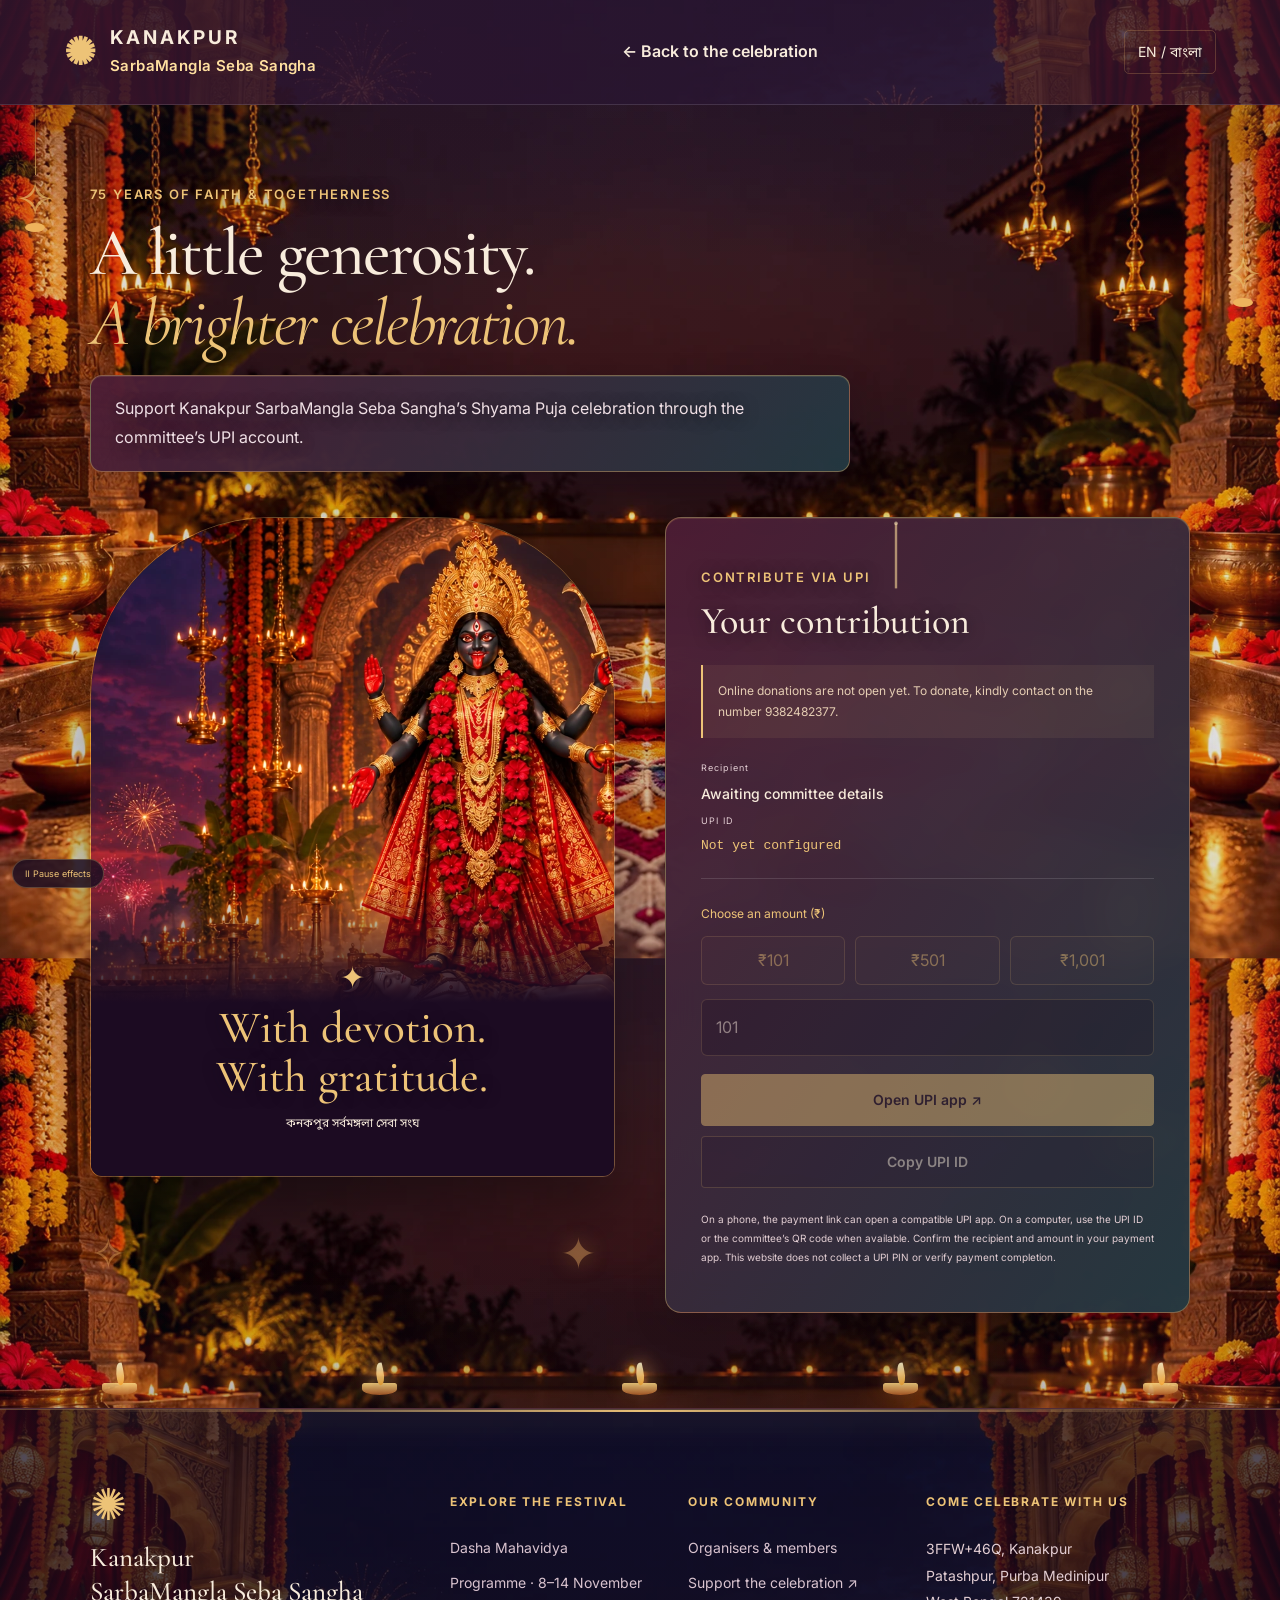
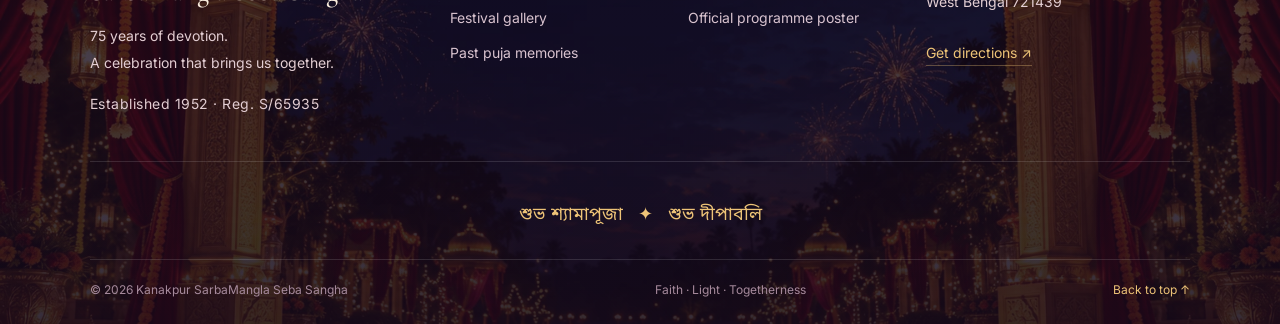
<file: donate.html>
<!doctype html>
<html lang="en">
  <head>
    <meta charset="UTF-8" />
    <meta name="viewport" content="width=device-width,initial-scale=1" />
    <meta name="theme-color" content="#200b26" />
    <title>Donate | Kanakpur SarbaMangla Seba Sangha</title>
    <meta
      name="description"
      content="Celebrate 75 years of Shyama Puja with Kanakpur SarbaMangla Seba Sangha. Programme, festival gallery and directions in English and Bangla."
    />
    <link rel="preconnect" href="https://fonts.googleapis.com" />
    <link
      href="https://fonts.googleapis.com/css2?family=Cormorant+Garamond:wght@400;500;600;700&family=Noto+Sans+Bengali:wght@400;500;600;700&family=Inter:wght@400;500;600;700&display=swap"
      rel="stylesheet"
    />
    <link rel="stylesheet" href="style.css?v=10" />
  </head>
  <body class="donate-page">
    <header>
      <a class="brand" href="index.html"
        ><span class="brandmark">✺</span
        ><span data-en="KANAKPUR" data-bn="কনকপুর">KANAKPUR</span
        ><small data-en="SarbaMangla Seba Sangha" data-bn="সর্বমঙ্গলা সেবা সংঘ"
          >SarbaMangla Seba Sangha</small
        ></a
      >
      <nav>
        <a
          href="index.html"
          data-en="← Back to the celebration"
          data-bn="← উৎসবের মূল পৃষ্ঠায় ফিরুন"
          >← Back to the celebration</a
        >
      </nav>
      <button id="language" aria-label="Switch to Bangla">EN / বাংলা</button>
    </header>
    <main id="home">
      <section class="section donate-intro">
        <p
          class="eyebrow"
          data-en="75 YEARS OF FAITH & TOGETHERNESS"
          data-bn="৭৫ বছরের ভক্তি ও সম্প্রীতি"
        >
          75 YEARS OF FAITH & TOGETHERNESS
        </p>
        <h1
          data-en="A little generosity.<br><em>A brighter celebration.</em>"
          data-bn="আপনার একটু সহযোগিতায়<br><em>আরও আলোকিত উৎসব।</em>"
        >
          A little generosity.<br /><em>A brighter celebration.</em>
        </h1>
        <p
          class="section-intro"
          data-en="Support Kanakpur SarbaMangla Seba Sangha’s Shyama Puja celebration through the committee’s UPI account."
          data-bn="কমিটির ইউপিআই অ্যাকাউন্টের মাধ্যমে কনকপুর সর্বমঙ্গলা সেবা সংঘের শ্যামাপূজায় সহযোগিতা করুন।"
        >
          Support Kanakpur SarbaMangla Seba Sangha’s Shyama Puja celebration
          through the committee’s UPI account.
        </p>
        <div class="donate-layout">
          <div class="donation-visual">
            <img
              src="assets/hero-kali-four-hands.webp"
              alt="Illustrative Maa Kali shrine surrounded by festive lamps"
            />
            <div>
              <span>✦</span>
              <h2
                data-en="With devotion.<br>With gratitude."
                data-bn="ভক্তিতে।<br>কৃতজ্ঞতায়।"
              >
                With devotion.<br />With gratitude.
              </h2>
              <p>কনকপুর সর্বমঙ্গলা সেবা সংঘ</p>
            </div>
          </div>
          <div class="payment-card">
            <p
              class="eyebrow"
              data-en="CONTRIBUTE VIA UPI"
              data-bn="ইউপিআই-এর মাধ্যমে অনুদান"
            >
              CONTRIBUTE VIA UPI
            </p>
            <h2 data-en="Your contribution" data-bn="আপনার অনুদান">
              Your contribution
            </h2>
            <div id="payment-status" role="status"></div>
            <div class="recipient">
              <span data-en="Recipient" data-bn="প্রাপক">Recipient</span
              ><strong id="recipient-name"></strong
              ><span data-en="UPI ID" data-bn="ইউপিআই আইডি">UPI ID</span
              ><code id="upi-id"></code>
            </div>
            <form id="donation-form">
              <label
                for="amount"
                data-en="Choose an amount (₹)"
                data-bn="অনুদানের পরিমাণ (₹)"
                >Choose an amount (₹)</label
              >
              <div class="amount-options">
                <button type="button" data-amount="101">₹101</button
                ><button type="button" data-amount="501">₹501</button
                ><button type="button" data-amount="1001">₹1,001</button>
              </div>
              <input
                id="amount"
                name="amount"
                type="number"
                min="1"
                max="100000"
                step="0.01"
                inputmode="decimal"
                value="101"
                required
                aria-label="Donation amount in rupees"
              /><button
                id="pay-button"
                class="button primary"
                type="submit"
                disabled
                data-en="Open UPI app ↗"
                data-bn="ইউপিআই অ্যাপ খুলুন ↗"
              >
                Open UPI app ↗</button
              ><button
                id="copy-upi"
                class="button secondary"
                type="button"
                disabled
                data-en="Copy UPI ID"
                data-bn="ইউপিআই আইডি কপি করুন"
              >
                Copy UPI ID
              </button>
            </form>
            <div id="qr-wrap" hidden>
              <img id="payment-qr" alt="Committee supplied UPI payment QR" />
              <p
                data-en="Scan with your UPI app. Check the recipient name before paying."
                data-bn="ইউপিআই অ্যাপ দিয়ে স্ক্যান করুন। অনুদানের আগে প্রাপকের নাম মিলিয়ে নিন।"
              >
                Scan with your UPI app. Check the recipient name before paying.
              </p>
            </div>
            <p
              class="payment-help"
              data-en="On a phone, the payment link can open a compatible UPI app. On a computer, use the UPI ID or the committee’s QR code when available. Confirm the recipient and amount in your payment app. This website does not collect a UPI PIN or verify payment completion."
              data-bn="ফোনে এই লিঙ্ক থেকে উপযুক্ত ইউপিআই অ্যাপ খুলতে পারে। কম্পিউটারে ইউপিআই আইডি বা কমিটির কিউআর কোড ব্যবহার করুন। পেমেন্ট অ্যাপে প্রাপক ও পরিমাণ মিলিয়ে নিন। এই ওয়েবসাইট ইউপিআই পিন সংগ্রহ করে না বা পেমেন্ট সম্পন্ন হয়েছে কি না যাচাই করে না।"
            >
              On a phone, the payment link can open a compatible UPI app. On a
              computer, use the UPI ID or the committee’s QR code when
              available. Confirm the recipient and amount in your payment app.
              This website does not collect a UPI PIN or verify payment
              completion.
            </p>
          </div>
        </div>
      </section>
    </main>
    <footer class="grand-footer">
      <div class="footer-top">
        <div class="footer-identity">
          <span class="footer-emblem">✺</span>
          <h3
            data-en="Kanakpur<br>SarbaMangla Seba Sangha"
            data-bn="কনকপুর<br>সর্বমঙ্গলা সেবা সংঘ"
          >
            Kanakpur<br />SarbaMangla Seba Sangha
          </h3>
          <p
            data-en="75 years of devotion.<br>A celebration that brings us together."
            data-bn="৭৫ বছরের আরাধনা।<br>যে উৎসবে আমরা একসঙ্গে।"
          >
            75 years of devotion.<br />A celebration that brings us together.
          </p>
          <p
            class="registration"
            data-en="Established 1952 · Reg. S/65935"
            data-bn="প্রতিষ্ঠিত ১৯৫২ · রেজি এস / ৬৫৯৩৫"
          >
            Established 1952 · Reg. S/65935
          </p>
        </div>
        <div>
          <h4 data-en="EXPLORE THE FESTIVAL" data-bn="উৎসবের আরও কথা">
            EXPLORE THE FESTIVAL
          </h4>
          <a
            href="index.html#mahavidya"
            data-en="Dasha Mahavidya"
            data-bn="দশমহাবিদ্যা"
            >Dasha Mahavidya</a
          ><a
            href="index.html#programme"
            data-en="Programme · 8–14 November"
            data-bn="অনুষ্ঠানসূচি · ৮–১৪ নভেম্বর"
            >Programme · 8–14 November</a
          ><a
            href="index.html#gallery"
            data-en="Festival gallery"
            data-bn="উৎসবের ছবিঘর"
            >Festival gallery</a
          ><a
            href="index.html#past-puja"
            data-en="Past puja memories"
            data-bn="বিগত পূজার স্মৃতি"
            >Past puja memories</a
          >
        </div>
        <div>
          <h4 data-en="OUR COMMUNITY" data-bn="আমাদের পরিবার">OUR COMMUNITY</h4>
          <a
            href="index.html#people"
            data-en="Organisers & members"
            data-bn="আয়োজক ও সদস্যবৃন্দ"
            >Organisers & members</a
          ><a
            href="donate.html"
            data-en="Support the celebration ↗"
            data-bn="উৎসবে সহযোগিতা করুন ↗"
            >Support the celebration ↗</a
          ><a
            href="assets/programme-poster-2026.jpg"
            target="_blank"
            rel="noopener"
            data-en="Official programme poster"
            data-bn="অনুষ্ঠানসূচির মূল পোস্টার"
            >Official programme poster</a
          >
        </div>
        <div>
          <h4 data-en="COME CELEBRATE WITH US" data-bn="আসুন আমাদের উৎসবে">
            COME CELEBRATE WITH US
          </h4>
          <p
            data-en="3FFW+46Q, Kanakpur<br>Patashpur, Purba Medinipur<br>West Bengal 721439"
            data-bn="3FFW+46Q, কনকপুর<br>পটাশপুর, পূর্ব মেদিনীপুর<br>পশ্চিমবঙ্গ ৭২১৪৩৯"
          >
            3FFW+46Q, Kanakpur<br />Patashpur, Purba Medinipur<br />West Bengal
            721439
          </p>
          <a
            class="footer-directions"
            href="https://www.google.com/maps/dir/?api=1&destination=3FFW%2B46Q%2C%20Kanakpur%2C%20West%20Bengal%20721439"
            target="_blank"
            rel="noopener"
            data-en="Get directions ↗"
            data-bn="আসার পথ দেখুন ↗"
            >Get directions ↗</a
          >
        </div>
      </div>
      <div class="footer-blessing">
        শুভ শ্যামাপূজা &nbsp; ✦ &nbsp; শুভ দীপাবলি
      </div>
      <div class="footer-bottom">
        <span
          data-en="© 2026 Kanakpur SarbaMangla Seba Sangha"
          data-bn="© ২০২৬ কনকপুর সর্বমঙ্গলা সেবা সংঘ"
          >© 2026 Kanakpur SarbaMangla Seba Sangha</span
        ><span
          data-en="Faith · Light · Togetherness"
          data-bn="ভক্তি · আলো · সম্প্রীতি"
          >Faith · Light · Togetherness</span
        ><a href="#home" data-en="Back to top ↑" data-bn="উপরে ফিরুন ↑"
          >Back to top ↑</a
        >
      </div>
    </footer>
    <button class="motion" id="motion" aria-pressed="false">
      Ⅱ Pause effects
    </button>
    <script src="data.js?v=6"></script>
    <script src="donate.js"></script>
    <script src="ambience.js?v=8"></script>
  </body>
</html>
</file>
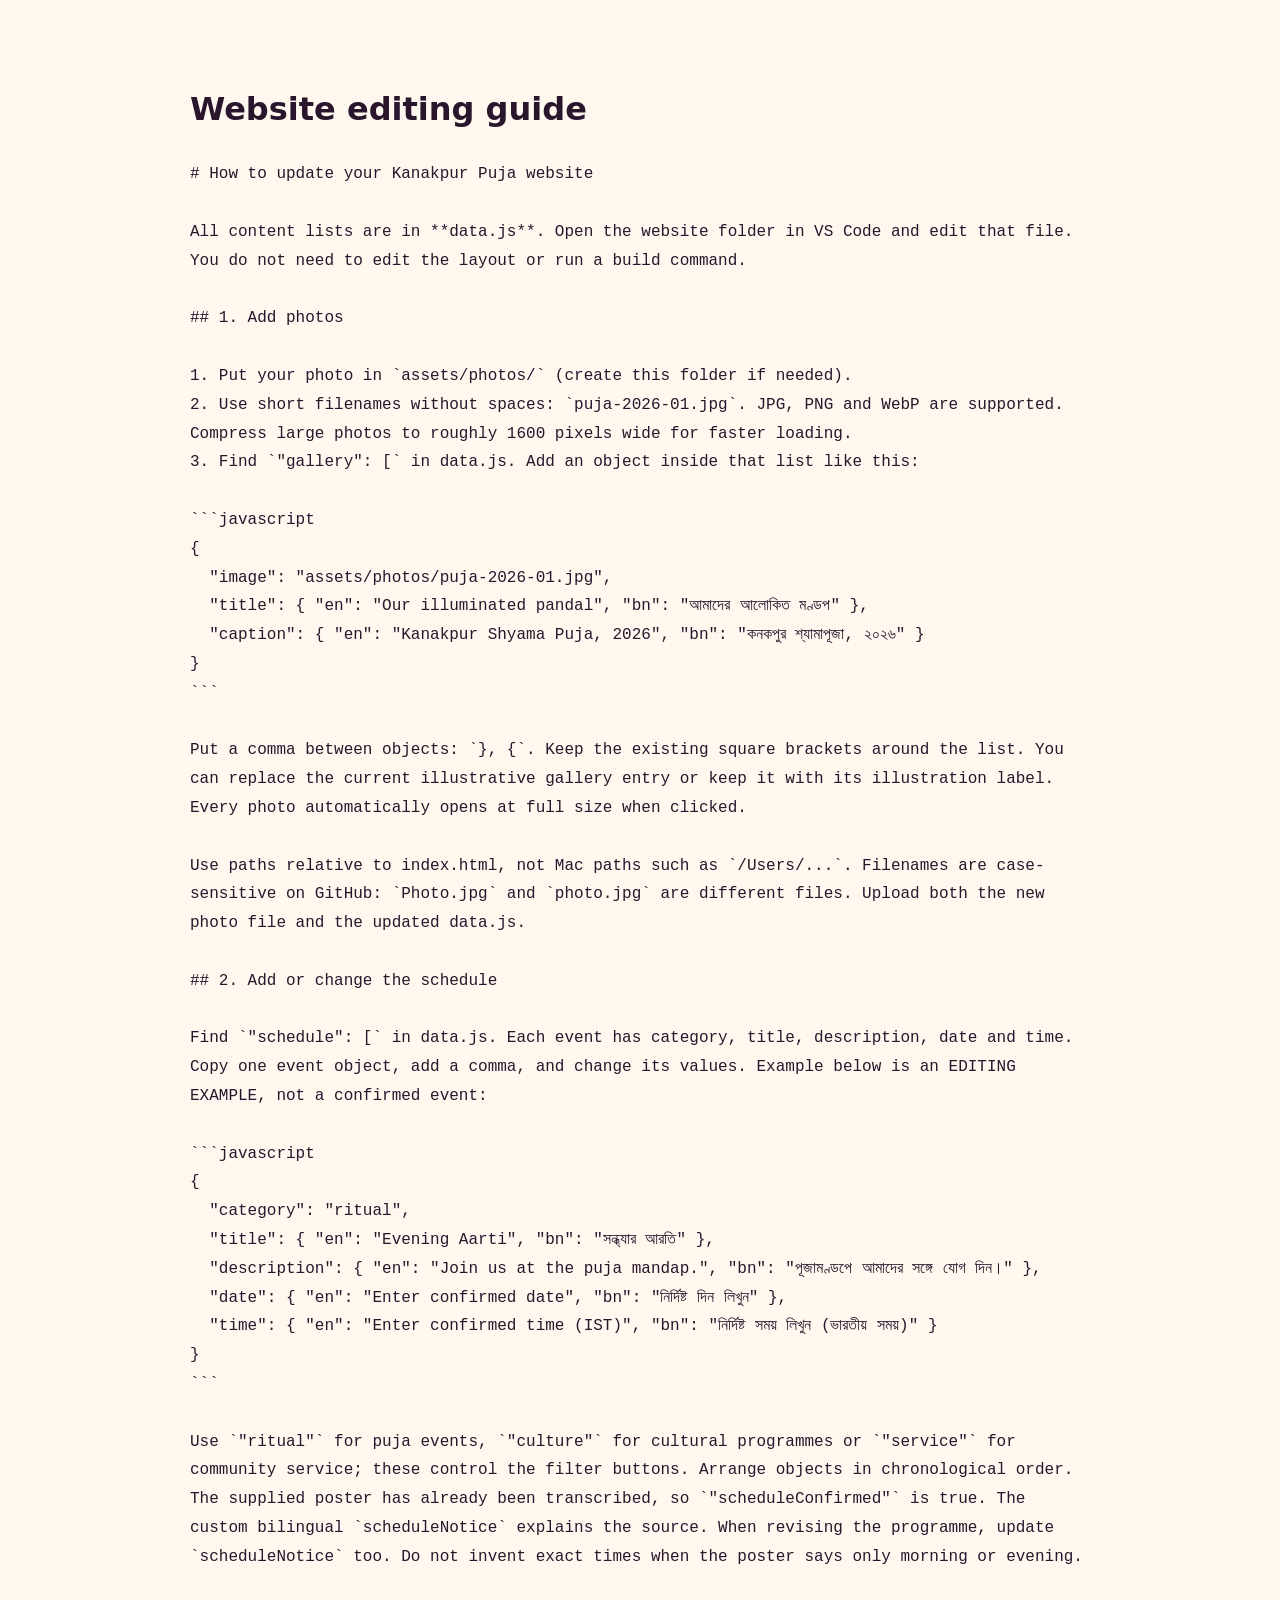
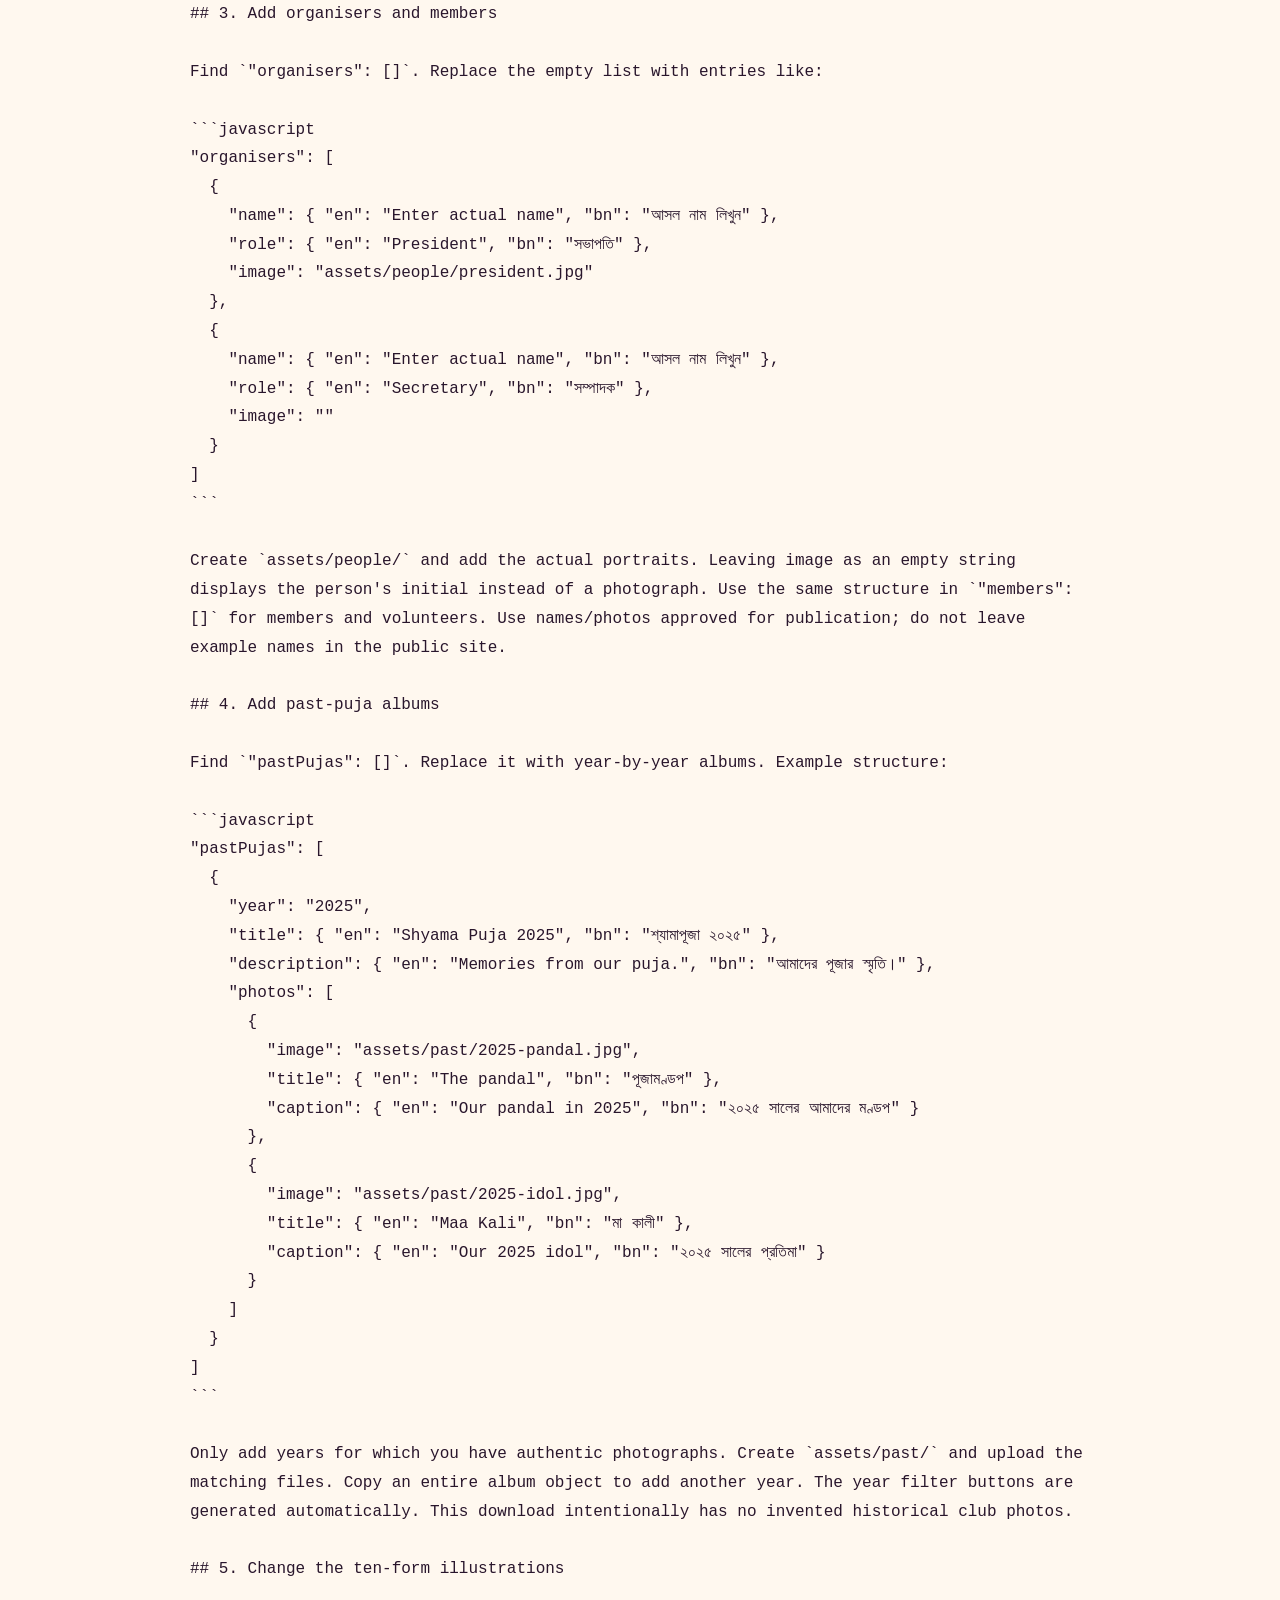
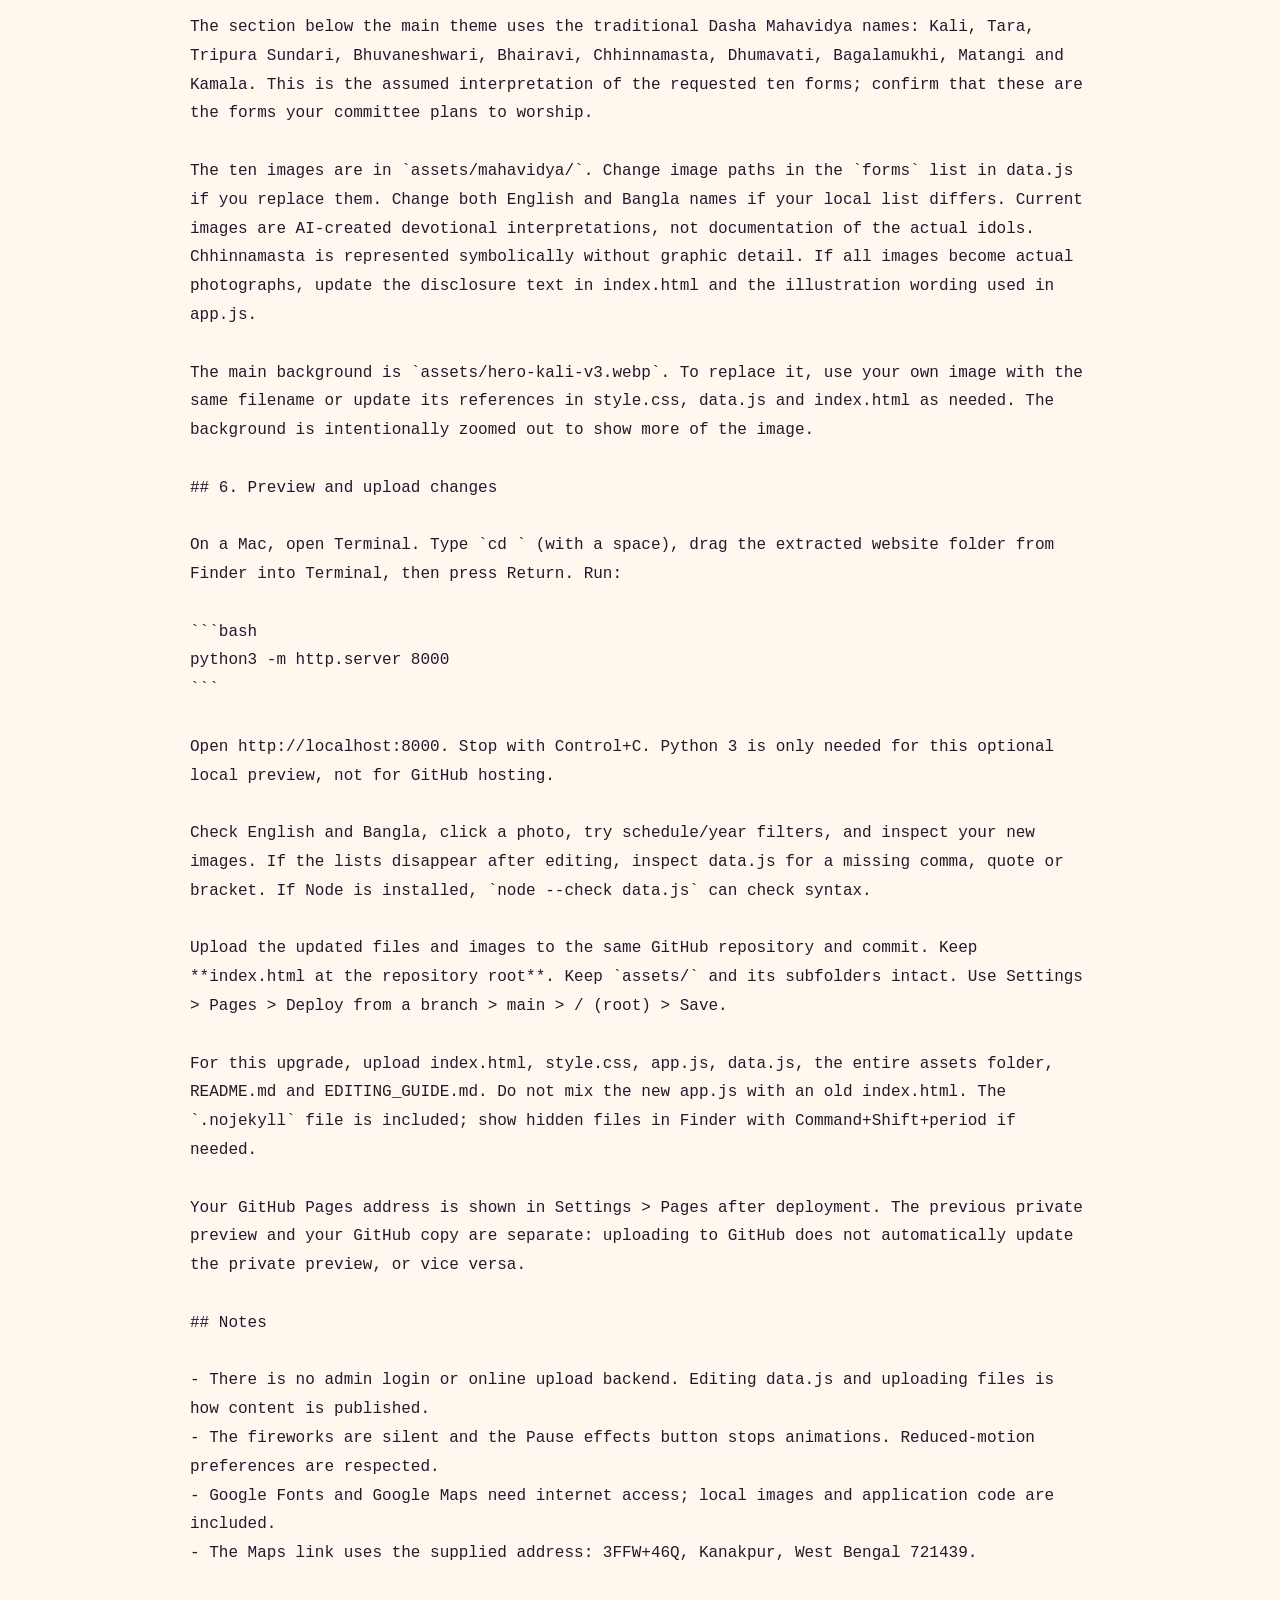
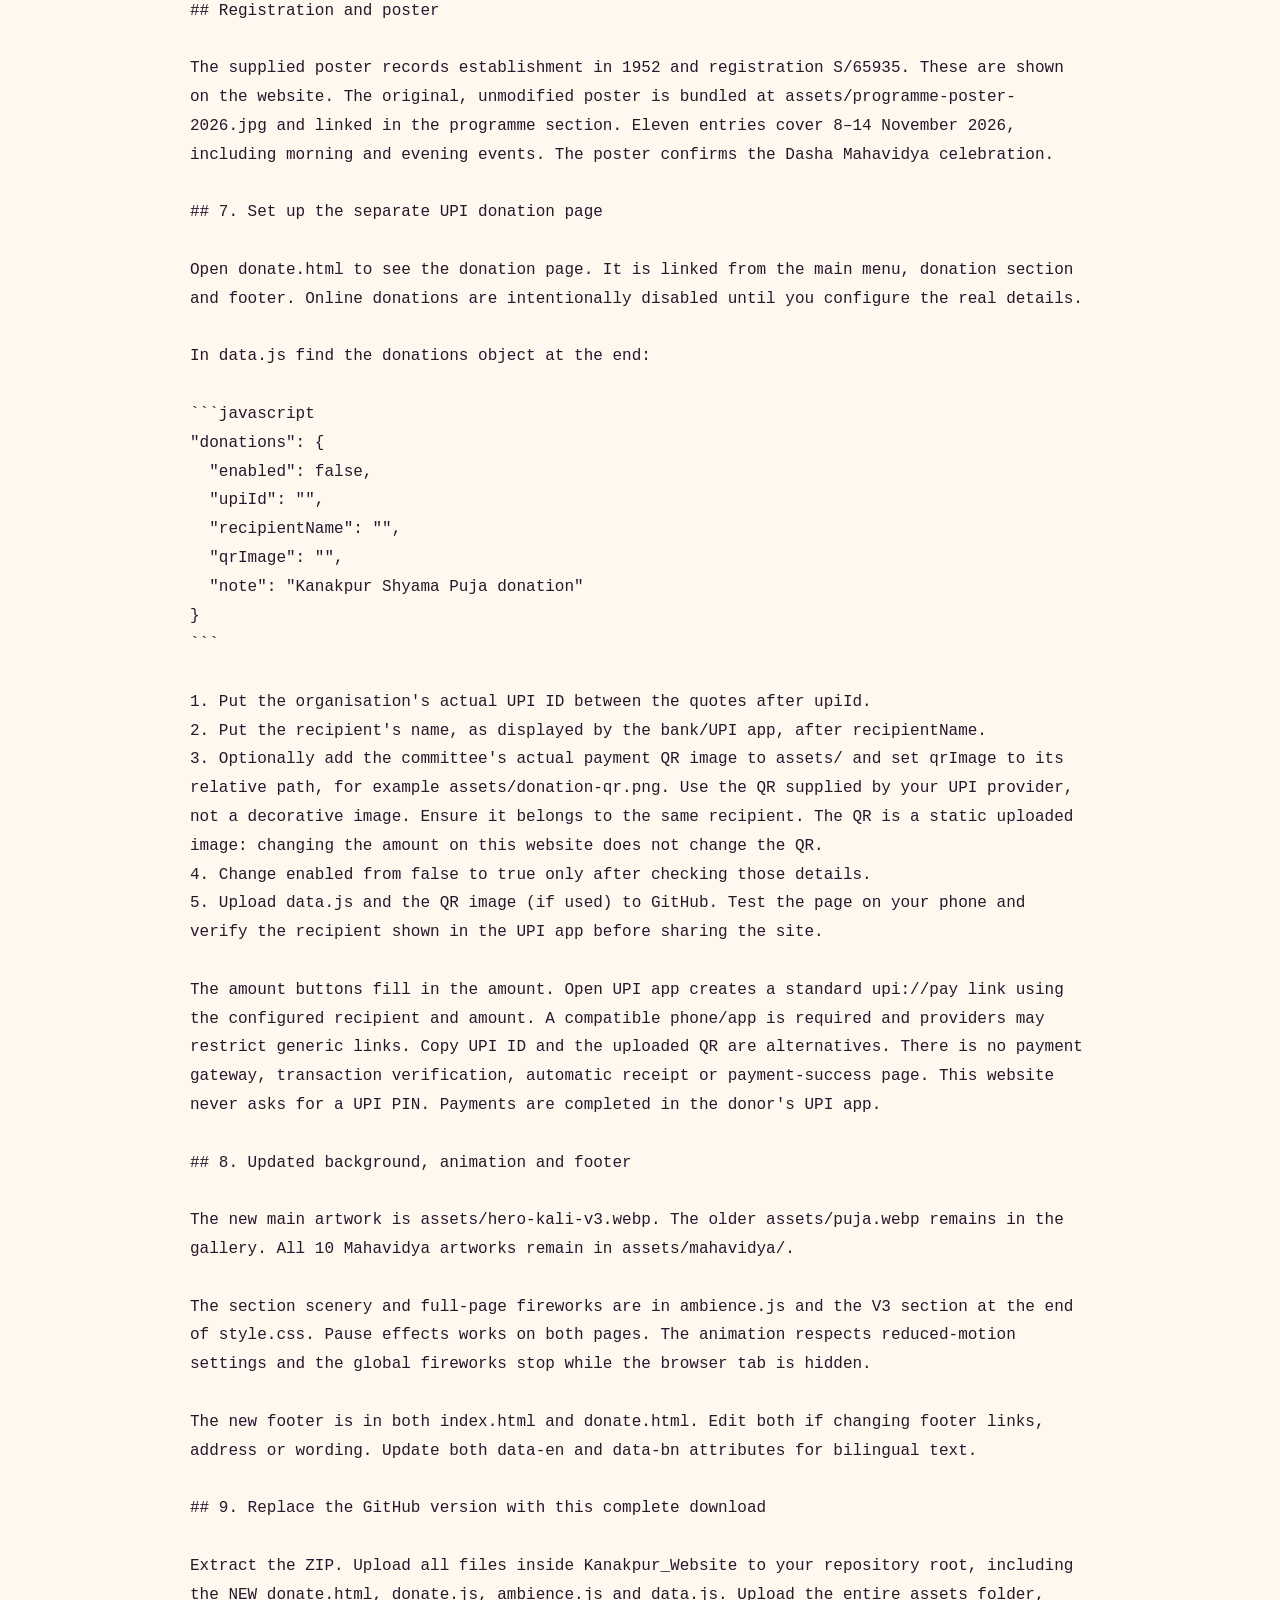
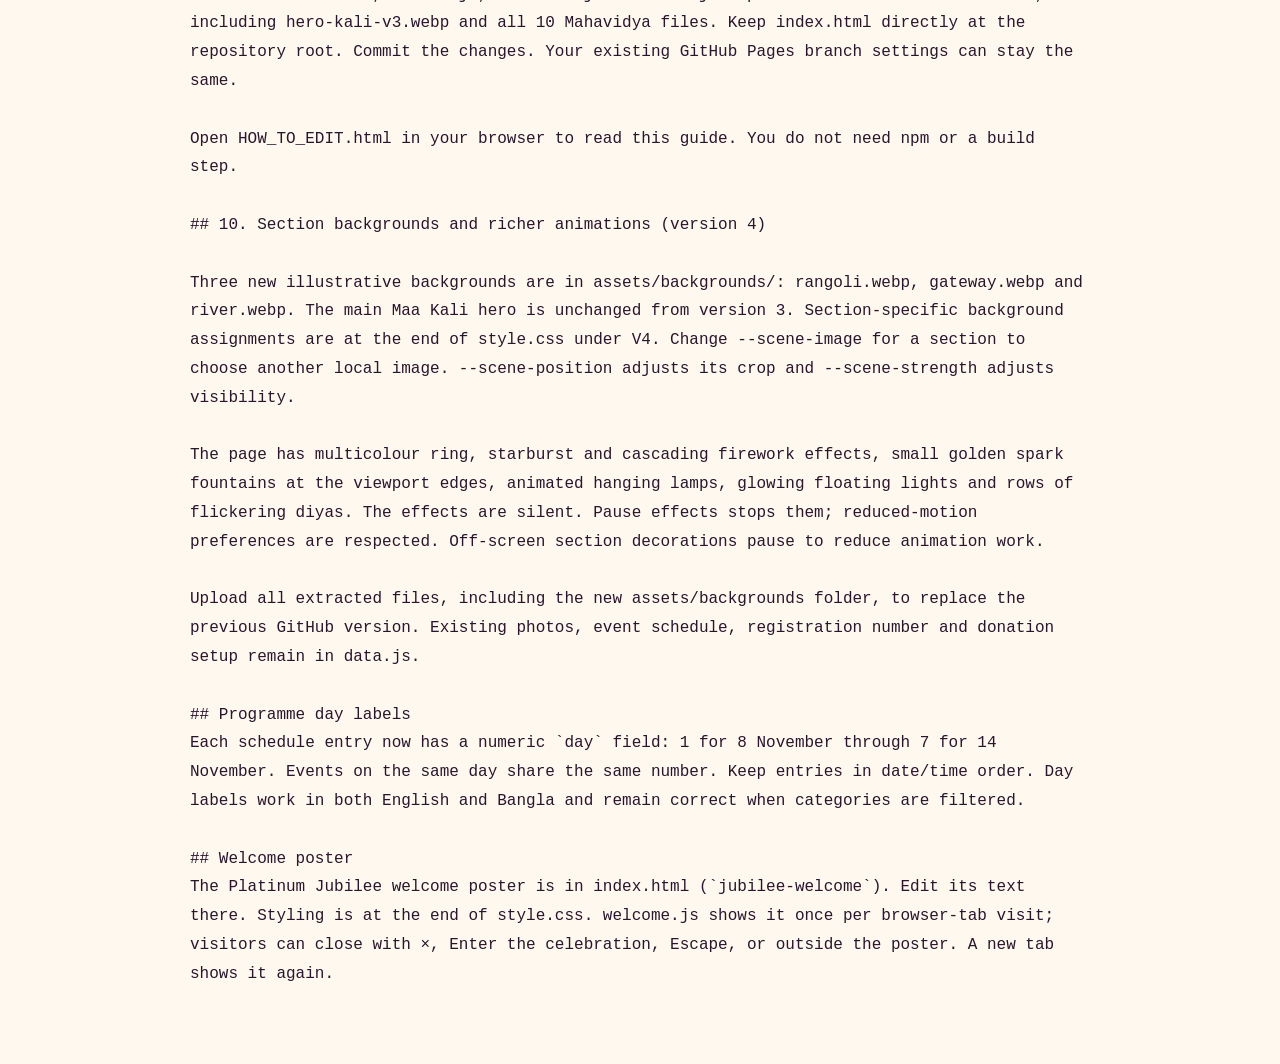
<file: HOW_TO_EDIT.html>
<!doctype html><html lang="en"><meta charset="utf-8"><meta name="viewport" content="width=device-width,initial-scale=1"><title>Website editing guide</title><style>body{max-width:900px;margin:40px auto;padding:20px;font:16px/1.8 system-ui;background:#fff8ef;color:#29162c}pre{white-space:pre-wrap;overflow-wrap:anywhere}</style><h1>Website editing guide</h1><pre># How to update your Kanakpur Puja website

All content lists are in **data.js**. Open the website folder in VS Code and edit that file. You do not need to edit the layout or run a build command.

## 1. Add photos

1. Put your photo in `assets/photos/` (create this folder if needed).
2. Use short filenames without spaces: `puja-2026-01.jpg`. JPG, PNG and WebP are supported. Compress large photos to roughly 1600 pixels wide for faster loading.
3. Find `&quot;gallery&quot;: [` in data.js. Add an object inside that list like this:

```javascript
{
  &quot;image&quot;: &quot;assets/photos/puja-2026-01.jpg&quot;,
  &quot;title&quot;: { &quot;en&quot;: &quot;Our illuminated pandal&quot;, &quot;bn&quot;: &quot;আমাদের আলোকিত মণ্ডপ&quot; },
  &quot;caption&quot;: { &quot;en&quot;: &quot;Kanakpur Shyama Puja, 2026&quot;, &quot;bn&quot;: &quot;কনকপুর শ্যামাপূজা, ২০২৬&quot; }
}
```

Put a comma between objects: `}, {`. Keep the existing square brackets around the list. You can replace the current illustrative gallery entry or keep it with its illustration label. Every photo automatically opens at full size when clicked.

Use paths relative to index.html, not Mac paths such as `/Users/...`. Filenames are case-sensitive on GitHub: `Photo.jpg` and `photo.jpg` are different files. Upload both the new photo file and the updated data.js.

## 2. Add or change the schedule

Find `&quot;schedule&quot;: [` in data.js. Each event has category, title, description, date and time. Copy one event object, add a comma, and change its values. Example below is an EDITING EXAMPLE, not a confirmed event:

```javascript
{
  &quot;category&quot;: &quot;ritual&quot;,
  &quot;title&quot;: { &quot;en&quot;: &quot;Evening Aarti&quot;, &quot;bn&quot;: &quot;সন্ধ্যার আরতি&quot; },
  &quot;description&quot;: { &quot;en&quot;: &quot;Join us at the puja mandap.&quot;, &quot;bn&quot;: &quot;পূজামণ্ডপে আমাদের সঙ্গে যোগ দিন।&quot; },
  &quot;date&quot;: { &quot;en&quot;: &quot;Enter confirmed date&quot;, &quot;bn&quot;: &quot;নির্দিষ্ট দিন লিখুন&quot; },
  &quot;time&quot;: { &quot;en&quot;: &quot;Enter confirmed time (IST)&quot;, &quot;bn&quot;: &quot;নির্দিষ্ট সময় লিখুন (ভারতীয় সময়)&quot; }
}
```

Use `&quot;ritual&quot;` for puja events, `&quot;culture&quot;` for cultural programmes or `&quot;service&quot;` for community service; these control the filter buttons. Arrange objects in chronological order. The supplied poster has already been transcribed, so `&quot;scheduleConfirmed&quot;` is true. The custom bilingual `scheduleNotice` explains the source. When revising the programme, update `scheduleNotice` too. Do not invent exact times when the poster says only morning or evening.

## 3. Add organisers and members

Find `&quot;organisers&quot;: []`. Replace the empty list with entries like:

```javascript
&quot;organisers&quot;: [
  {
    &quot;name&quot;: { &quot;en&quot;: &quot;Enter actual name&quot;, &quot;bn&quot;: &quot;আসল নাম লিখুন&quot; },
    &quot;role&quot;: { &quot;en&quot;: &quot;President&quot;, &quot;bn&quot;: &quot;সভাপতি&quot; },
    &quot;image&quot;: &quot;assets/people/president.jpg&quot;
  },
  {
    &quot;name&quot;: { &quot;en&quot;: &quot;Enter actual name&quot;, &quot;bn&quot;: &quot;আসল নাম লিখুন&quot; },
    &quot;role&quot;: { &quot;en&quot;: &quot;Secretary&quot;, &quot;bn&quot;: &quot;সম্পাদক&quot; },
    &quot;image&quot;: &quot;&quot;
  }
]
```

Create `assets/people/` and add the actual portraits. Leaving image as an empty string displays the person&#x27;s initial instead of a photograph. Use the same structure in `&quot;members&quot;: []` for members and volunteers. Use names/photos approved for publication; do not leave example names in the public site.

## 4. Add past-puja albums

Find `&quot;pastPujas&quot;: []`. Replace it with year-by-year albums. Example structure:

```javascript
&quot;pastPujas&quot;: [
  {
    &quot;year&quot;: &quot;2025&quot;,
    &quot;title&quot;: { &quot;en&quot;: &quot;Shyama Puja 2025&quot;, &quot;bn&quot;: &quot;শ্যামাপূজা ২০২৫&quot; },
    &quot;description&quot;: { &quot;en&quot;: &quot;Memories from our puja.&quot;, &quot;bn&quot;: &quot;আমাদের পূজার স্মৃতি।&quot; },
    &quot;photos&quot;: [
      {
        &quot;image&quot;: &quot;assets/past/2025-pandal.jpg&quot;,
        &quot;title&quot;: { &quot;en&quot;: &quot;The pandal&quot;, &quot;bn&quot;: &quot;পূজামণ্ডপ&quot; },
        &quot;caption&quot;: { &quot;en&quot;: &quot;Our pandal in 2025&quot;, &quot;bn&quot;: &quot;২০২৫ সালের আমাদের মণ্ডপ&quot; }
      },
      {
        &quot;image&quot;: &quot;assets/past/2025-idol.jpg&quot;,
        &quot;title&quot;: { &quot;en&quot;: &quot;Maa Kali&quot;, &quot;bn&quot;: &quot;মা কালী&quot; },
        &quot;caption&quot;: { &quot;en&quot;: &quot;Our 2025 idol&quot;, &quot;bn&quot;: &quot;২০২৫ সালের প্রতিমা&quot; }
      }
    ]
  }
]
```

Only add years for which you have authentic photographs. Create `assets/past/` and upload the matching files. Copy an entire album object to add another year. The year filter buttons are generated automatically. This download intentionally has no invented historical club photos.

## 5. Change the ten-form illustrations

The section below the main theme uses the traditional Dasha Mahavidya names: Kali, Tara, Tripura Sundari, Bhuvaneshwari, Bhairavi, Chhinnamasta, Dhumavati, Bagalamukhi, Matangi and Kamala. This is the assumed interpretation of the requested ten forms; confirm that these are the forms your committee plans to worship.

The ten images are in `assets/mahavidya/`. Change image paths in the `forms` list in data.js if you replace them. Change both English and Bangla names if your local list differs. Current images are AI-created devotional interpretations, not documentation of the actual idols. Chhinnamasta is represented symbolically without graphic detail. If all images become actual photographs, update the disclosure text in index.html and the illustration wording used in app.js.

The main background is `assets/hero-kali-v3.webp`. To replace it, use your own image with the same filename or update its references in style.css, data.js and index.html as needed. The background is intentionally zoomed out to show more of the image.

## 6. Preview and upload changes

On a Mac, open Terminal. Type `cd ` (with a space), drag the extracted website folder from Finder into Terminal, then press Return. Run:

```bash
python3 -m http.server 8000
```

Open http://localhost:8000. Stop with Control+C. Python 3 is only needed for this optional local preview, not for GitHub hosting.

Check English and Bangla, click a photo, try schedule/year filters, and inspect your new images. If the lists disappear after editing, inspect data.js for a missing comma, quote or bracket. If Node is installed, `node --check data.js` can check syntax.

Upload the updated files and images to the same GitHub repository and commit. Keep **index.html at the repository root**. Keep `assets/` and its subfolders intact. Use Settings &gt; Pages &gt; Deploy from a branch &gt; main &gt; / (root) &gt; Save.

For this upgrade, upload index.html, style.css, app.js, data.js, the entire assets folder, README.md and EDITING_GUIDE.md. Do not mix the new app.js with an old index.html. The `.nojekyll` file is included; show hidden files in Finder with Command+Shift+period if needed.

Your GitHub Pages address is shown in Settings &gt; Pages after deployment. The previous private preview and your GitHub copy are separate: uploading to GitHub does not automatically update the private preview, or vice versa.

## Notes

- There is no admin login or online upload backend. Editing data.js and uploading files is how content is published.
- The fireworks are silent and the Pause effects button stops animations. Reduced-motion preferences are respected.
- Google Fonts and Google Maps need internet access; local images and application code are included.
- The Maps link uses the supplied address: 3FFW+46Q, Kanakpur, West Bengal 721439.

## Registration and poster

The supplied poster records establishment in 1952 and registration S/65935. These are shown on the website. The original, unmodified poster is bundled at assets/programme-poster-2026.jpg and linked in the programme section. Eleven entries cover 8–14 November 2026, including morning and evening events. The poster confirms the Dasha Mahavidya celebration.

## 7. Set up the separate UPI donation page

Open donate.html to see the donation page. It is linked from the main menu, donation section and footer. Online donations are intentionally disabled until you configure the real details.

In data.js find the donations object at the end:

```javascript
&quot;donations&quot;: {
  &quot;enabled&quot;: false,
  &quot;upiId&quot;: &quot;&quot;,
  &quot;recipientName&quot;: &quot;&quot;,
  &quot;qrImage&quot;: &quot;&quot;,
  &quot;note&quot;: &quot;Kanakpur Shyama Puja donation&quot;
}
```

1. Put the organisation&#x27;s actual UPI ID between the quotes after upiId.
2. Put the recipient&#x27;s name, as displayed by the bank/UPI app, after recipientName.
3. Optionally add the committee&#x27;s actual payment QR image to assets/ and set qrImage to its relative path, for example assets/donation-qr.png. Use the QR supplied by your UPI provider, not a decorative image. Ensure it belongs to the same recipient. The QR is a static uploaded image: changing the amount on this website does not change the QR.
4. Change enabled from false to true only after checking those details.
5. Upload data.js and the QR image (if used) to GitHub. Test the page on your phone and verify the recipient shown in the UPI app before sharing the site.

The amount buttons fill in the amount. Open UPI app creates a standard upi://pay link using the configured recipient and amount. A compatible phone/app is required and providers may restrict generic links. Copy UPI ID and the uploaded QR are alternatives. There is no payment gateway, transaction verification, automatic receipt or payment-success page. This website never asks for a UPI PIN. Payments are completed in the donor&#x27;s UPI app.

## 8. Updated background, animation and footer

The new main artwork is assets/hero-kali-v3.webp. The older assets/puja.webp remains in the gallery. All 10 Mahavidya artworks remain in assets/mahavidya/.

The section scenery and full-page fireworks are in ambience.js and the V3 section at the end of style.css. Pause effects works on both pages. The animation respects reduced-motion settings and the global fireworks stop while the browser tab is hidden.

The new footer is in both index.html and donate.html. Edit both if changing footer links, address or wording. Update both data-en and data-bn attributes for bilingual text.

## 9. Replace the GitHub version with this complete download

Extract the ZIP. Upload all files inside Kanakpur_Website to your repository root, including the NEW donate.html, donate.js, ambience.js and data.js. Upload the entire assets folder, including hero-kali-v3.webp and all 10 Mahavidya files. Keep index.html directly at the repository root. Commit the changes. Your existing GitHub Pages branch settings can stay the same.

Open HOW_TO_EDIT.html in your browser to read this guide. You do not need npm or a build step.

## 10. Section backgrounds and richer animations (version 4)

Three new illustrative backgrounds are in assets/backgrounds/: rangoli.webp, gateway.webp and river.webp. The main Maa Kali hero is unchanged from version 3. Section-specific background assignments are at the end of style.css under V4. Change --scene-image for a section to choose another local image. --scene-position adjusts its crop and --scene-strength adjusts visibility.

The page has multicolour ring, starburst and cascading firework effects, small golden spark fountains at the viewport edges, animated hanging lamps, glowing floating lights and rows of flickering diyas. The effects are silent. Pause effects stops them; reduced-motion preferences are respected. Off-screen section decorations pause to reduce animation work.

Upload all extracted files, including the new assets/backgrounds folder, to replace the previous GitHub version. Existing photos, event schedule, registration number and donation setup remain in data.js.

## Programme day labels
Each schedule entry now has a numeric `day` field: 1 for 8 November through 7 for 14 November. Events on the same day share the same number. Keep entries in date/time order. Day labels work in both English and Bangla and remain correct when categories are filtered.

## Welcome poster
The Platinum Jubilee welcome poster is in index.html (`jubilee-welcome`). Edit its text there. Styling is at the end of style.css. welcome.js shows it once per browser-tab visit; visitors can close with ×, Enter the celebration, Escape, or outside the poster. A new tab shows it again.
</pre></html>
</file>
<file: style.css>
:root {
  --bg: #1c0b22;
  --gold: #edc377;
  --text: #f8ecdc;
  --muted: #c5b1bf;
  --line: #ffffff20;
}
* {
  box-sizing: border-box;
}
html {
  scroll-behavior: smooth;
  scroll-padding-top: 100px;
}
body {
  margin: 0;
  background: var(--bg);
  color: var(--text);
  font-family: Inter, "Noto Sans Bengali", sans-serif;
  font-size: 14px;
  line-height: 1.7;
}
button,
a {
  -webkit-tap-highlight-color: transparent;
}
a {
  color: inherit;
  text-decoration: none;
}
button {
  font: inherit;
  cursor: pointer;
  color: inherit;
}
button:focus-visible,
a:focus-visible {
  outline: 3px solid var(--gold);
  outline-offset: 5px;
}
header {
  height: 96px;
  display: flex;
  align-items: center;
  justify-content: space-between;
  padding: 0 5.5%;
  border-bottom: 1px solid var(--line);
  background: #1c0b22f5;
  position: relative;
  z-index: 10;
}
.brand {
  display: grid;
  grid-template-columns: 46px auto;
  font-size: 16px;
  letter-spacing: 3px;
  line-height: 1.4;
}
.brandmark {
  grid-row: span 2;
  font-size: 38px;
  color: var(--gold);
}
.brand small {
  font-size: 10px;
  letter-spacing: 0.6px;
  color: var(--muted);
}
nav {
  display: flex;
  gap: 32px;
  font-size: 12px;
}
nav a:hover {
  color: var(--gold);
}
#language {
  background: none;
  border: 1px solid #b8865555;
  border-radius: 5px;
  padding: 9px 13px;
  font-size: 12px;
}
#language span {
  color: var(--gold);
}
.hero {
  position: relative;
  min-height: 780px;
  overflow: hidden;
  isolation: isolate;
  perspective: 1000px;
}
.hero-art {
  position: absolute;
  inset: 0;
  background:
    linear-gradient(
      90deg,
      #1c0b22 2%,
      #1c0b22ee 24%,
      #1c0b2290 44%,
      transparent 70%
    ),
    linear-gradient(0deg, #1c0b22, transparent 28%),
    url("assets/puja.webp") right center/auto 110% no-repeat;
  z-index: -2;
  transform: scale(1.03);
  transition: transform 0.3s ease-out;
}
#sparks {
  position: absolute;
  inset: 0;
  width: 100%;
  height: 100%;
  z-index: -1;
  pointer-events: none;
}
.hero-content {
  padding: 86px 0 120px 6%;
  max-width: 720px;
}
.eyebrow {
  font-size: 10px;
  letter-spacing: 2.3px;
  color: var(--gold);
  font-weight: 600;
  display: flex;
  align-items: center;
  gap: 12px;
}
.eyebrow i {
  width: 6px;
  height: 6px;
  background: var(--gold);
  border-radius: 100%;
  box-shadow: 0 0 12px var(--gold);
}
.bengali-greeting {
  font-family: "Noto Sans Bengali", sans-serif;
  color: #e5b87b;
  margin: 24px 0 14px;
  font-size: 17px;
}
h1,
h2,
blockquote {
  font-family: "Cormorant Garamond", "Noto Sans Bengali", serif;
  font-weight: 500;
  line-height: 1.05;
  margin: 0;
}
h1 {
  font-size: 74px;
  letter-spacing: -2px;
}
em {
  font-weight: 400;
  color: var(--gold);
}
.intro {
  max-width: 430px;
  color: var(--muted);
  font-size: 13px;
  line-height: 1.9;
  margin: 24px 0 28px;
}
.actions {
  display: flex;
  gap: 12px;
  flex-wrap: wrap;
}
.button {
  display: inline-flex;
  align-items: center;
  justify-content: center;
  border-radius: 4px;
  padding: 13px 22px;
  font-size: 11px;
  font-weight: 600;
  transition:
    transform 0.2s,
    background 0.2s;
}
.button:hover {
  transform: translateY(-3px);
}
.primary {
  background: var(--gold);
  color: #2c1325;
  border: 1px solid var(--gold);
}
.secondary {
  background: #22102666;
  border: 1px solid #e8bd7166;
}
.hero-location {
  display: flex;
  gap: 13px;
  align-items: center;
  color: var(--muted);
  font-size: 10px;
  margin-top: 28px;
}
.hero-location > span:first-child {
  font-size: 21px;
  color: var(--gold);
}
.hero-location b {
  font-size: 8px;
  color: var(--gold);
}
.jubilee {
  position: absolute;
  right: 5%;
  bottom: 84px;
  width: 174px;
  height: 174px;
  border: 1px solid #edc37788;
  border-radius: 50%;
  background: #290d28b3;
  backdrop-filter: blur(12px);
  display: flex;
  align-items: center;
  justify-content: center;
  flex-direction: column;
  box-shadow:
    0 15px 60px #0008,
    inset 0 0 0 7px #edc37712;
  transform: rotate(7deg);
}
.jubilee strong {
  font-family: "Cormorant Garamond", serif;
  font-size: 90px;
  line-height: 1;
  color: var(--gold);
  text-shadow:
    2px 3px #7d453b,
    4px 6px #220a21;
}
.jubilee span,
.jubilee small {
  font-size: 8px;
  letter-spacing: 2px;
  color: var(--gold);
}
.art-label {
  position: absolute;
  bottom: 17px;
  right: 22px;
  font-size: 9px;
  color: #d6bec5;
}
.scroll {
  position: absolute;
  bottom: 30px;
  left: 6%;
  display: flex;
  align-items: center;
  gap: 14px;
  color: var(--gold);
  font-size: 24px;
}
.scroll span {
  font-size: 8px;
  letter-spacing: 2px;
}
.ribbon {
  display: flex;
  align-items: center;
  justify-content: space-around;
  gap: 24px;
  background: #a53939;
  padding: 17px 25px;
  color: #ffdda0;
  font-size: 11px;
  letter-spacing: 2px;
  overflow: hidden;
  white-space: nowrap;
}
.section {
  padding: 95px 7%;
  max-width: 1500px;
  margin: auto;
}
h2 {
  font-size: 53px;
  line-height: 1.1;
}
h3 {
  font-size: 17px;
  font-weight: 500;
}
.story {
  display: grid;
  grid-template-columns: 1fr 1fr;
  gap: 9%;
  align-items: center;
}
.story p:not(.eyebrow) {
  color: var(--muted);
  font-size: 13px;
  line-height: 1.9;
  max-width: 470px;
}
.story blockquote {
  font-size: 27px;
  color: var(--gold);
  border-left: 2px solid #a74b4c;
  padding: 4px 0 4px 22px;
  margin: 30px 0;
}
.text-link {
  font-size: 12px;
  color: var(--gold);
  border-bottom: 1px solid #edc37744;
  padding-bottom: 5px;
}
.story-art {
  position: relative;
  min-height: 400px;
  display: grid;
  place-items: center;
  perspective: 700px;
}
.mandala {
  position: absolute;
  font-size: 430px;
  line-height: 1;
  color: #cf9c5740;
  animation: spin 110s linear infinite;
}
.anniversary {
  z-index: 1;
  text-align: center;
  background: radial-gradient(ellipse, #32152f 25%, #32152f00 70%);
  transform: rotateY(-10deg);
}
.anniversary span {
  font-size: 9px;
  letter-spacing: 2px;
  color: var(--gold);
}
.anniversary strong {
  display: block;
  font-family: "Noto Sans Bengali", sans-serif;
  font-size: 135px;
  color: var(--gold);
  line-height: 1.5;
  text-shadow:
    2px 2px #a86c40,
    5px 7px #784430,
    9px 13px #080309;
  transform: translateZ(30px);
}
.anniversary p {
  margin: 0 !important;
  font-size: 10px !important;
  letter-spacing: 2px;
}
.diya {
  position: absolute;
  bottom: 0;
  width: 105px;
  height: 30px;
  border-radius: 5px 5px 80% 80%;
  background: linear-gradient(#ecb74f, #90371e);
  box-shadow: 0 -15px 70px #f3a92660;
}
.diya i {
  display: block;
  position: absolute;
  top: -45px;
  left: 42px;
  width: 21px;
  height: 48px;
  background: linear-gradient(#fff8c0, #ffb526);
  border-radius: 90% 5% 80% 30%;
  transform: rotate(-15deg);
  box-shadow: 0 0 35px #ffb526;
  animation: flicker 2s ease-in-out infinite alternate;
}
.programme {
  background: #28102c;
  max-width: none;
}
.section-heading {
  display: flex;
  justify-content: space-between;
  align-items: center;
  gap: 20px;
  margin-bottom: 28px;
}
.pill {
  border: 1px solid #edc37744;
  border-radius: 30px;
  padding: 7px 15px;
  font-size: 10px;
  color: var(--gold);
}
.notice {
  max-width: 800px;
  color: var(--muted);
  font-size: 12px;
}
.tabs {
  display: flex;
  gap: 10px;
  margin: 28px 0;
}
.tabs button {
  padding: 9px 19px;
  border: 1px solid var(--line);
  background: none;
  border-radius: 25px;
  font-size: 11px;
}
.tabs button[aria-selected="true"] {
  background: var(--gold);
  color: #29132c;
  border-color: var(--gold);
}
.events article {
  display: flex;
  align-items: center;
  gap: 24px;
  padding: 26px 0;
  border-top: 1px solid var(--line);
}
.events article[hidden] {
  display: none;
}
.event-icon {
  font-size: 26px;
  color: var(--gold);
  border: 1px solid #edc37733;
  border-radius: 50%;
  width: 58px;
  height: 58px;
  display: grid;
  place-items: center;
  flex-shrink: 0;
}
.events small {
  color: #e5a16d;
  font-size: 8px;
  letter-spacing: 2px;
}
.events h3 {
  margin: 4px 0;
}
.events p {
  color: var(--muted);
  font-size: 11px;
  margin: 0;
}
.time {
  margin-left: auto;
  color: var(--gold);
  font-size: 11px;
}
.gallery-tip {
  font-size: 11px;
  color: var(--gold);
}
.gallery-grid {
  display: grid;
  grid-template-columns: 1.3fr 1fr 0.85fr;
  gap: 18px;
}
.photo {
  position: relative;
  overflow: hidden;
  border: 0;
  padding: 0;
  height: 330px;
  border-radius: 6px;
  background: #32182f;
  text-align: left;
}
.photo img {
  width: 100%;
  height: 100%;
  object-fit: cover;
  transition: transform 0.6s;
}
.photo1 img {
  object-position: 87% center;
  width: 150%;
  max-width: none;
  transform: translateX(-30%);
}
.photo2 img {
  width: 270%;
  height: 210%;
  object-fit: cover;
  max-width: none;
  transform: translate(-55%, -48%);
}
.photo1:hover img {
  transform: translateX(-30%) scale(1.05);
}
.photo2:hover img {
  transform: translate(-55%, -48%) scale(1.05);
}
.photo span {
  position: absolute;
  inset: auto 0 0;
  padding: 45px 22px 20px;
  background: linear-gradient(transparent, #160816);
  font-size: 13px;
}
.gallery-note {
  border: 1px solid var(--line);
  padding: 28px;
  border-radius: 6px;
  display: flex;
  flex-direction: column;
  justify-content: center;
}
.gallery-note > span {
  font-size: 40px;
  color: var(--gold);
}
.gallery-note h3 {
  font-family: "Cormorant Garamond", "Noto Sans Bengali", serif;
  font-size: 27px;
  margin: 10px 0;
}
.gallery-note p {
  font-size: 12px;
  color: var(--muted);
}
.gallery-note small {
  font-size: 9px;
  color: #bc9ea8;
}
.visit {
  border-top: 1px solid var(--line);
  display: grid;
  grid-template-columns: 1fr 1.1fr;
  gap: 7%;
  align-items: center;
}
.visit h3 {
  font-size: 14px;
  margin-top: 30px;
}
.visit p {
  color: var(--muted);
  font-size: 13px;
}
.street {
  display: inline-block;
  margin-top: 22px;
}
.map-wrap {
  border: 1px solid #edc37744;
  border-radius: 7px;
  overflow: hidden;
  background: #2a182d;
}
.map-wrap iframe {
  width: 100%;
  height: 360px;
  border: 0;
  display: block;
}
.map-caption {
  display: flex;
  justify-content: space-between;
  padding: 14px 20px;
  font-size: 9px;
  color: var(--gold);
}
.closing {
  padding: 75px 20px;
  text-align: center;
  background: radial-gradient(ellipse at bottom, #682333 0, #29112d 65%);
  border-top: 1px solid var(--line);
}
.closing > p {
  color: var(--gold);
  font-size: 14px;
}
.closing h2 {
  font-size: 50px;
  margin: 25px 0 30px;
}
.closing a {
  font-size: 11px;
  color: var(--gold);
}
footer {
  padding: 24px 6%;
  display: flex;
  justify-content: space-between;
  gap: 20px;
  color: #a68a9c;
  font-size: 9px;
}
.motion {
  position: fixed;
  bottom: 12px;
  left: 12px;
  z-index: 12;
  border: 1px solid #edc37744;
  background: #201022dd;
  border-radius: 20px;
  padding: 6px 12px;
  font-size: 9px;
  color: var(--gold);
}
dialog {
  border: 1px solid var(--gold);
  background: var(--bg);
  color: var(--text);
  border-radius: 8px;
  padding: 12px;
  max-width: 90vw;
  width: 1000px;
}
dialog::backdrop {
  background: #09020de6;
}
dialog img {
  width: 100%;
  max-height: 78vh;
  object-fit: contain;
}
dialog p {
  text-align: center;
  margin: 6px;
}
#close {
  position: absolute;
  right: 20px;
  top: 20px;
  border: 1px solid var(--gold);
  border-radius: 50%;
  background: var(--bg);
  width: 36px;
  height: 36px;
}
.paused * {
  animation-play-state: paused !important;
}
.paused .hero-art {
  transform: none !important;
}
html[lang="bn"] h1 {
  font-size: 53px;
  line-height: 1.45;
  letter-spacing: 0;
}
html[lang="bn"] h2 {
  font-size: 38px;
  line-height: 1.5;
}
html[lang="bn"] em {
  font-style: normal;
}
@keyframes spin {
  to {
    transform: rotate(360deg);
  }
}
@keyframes flicker {
  to {
    transform: rotate(-8deg) scale(0.94, 1.07);
  }
}
@media (min-width: 1500px) {
  .hero-art {
    background-size: auto, auto, cover;
  }
  .hero-content {
    margin-left: 3%;
  }
}
@media (max-width: 1000px) {
  nav {
    gap: 18px;
  }
  .hero-content {
    max-width: 620px;
  }
  h1 {
    font-size: 64px;
  }
  .hero-art {
    opacity: 0.75;
    background-position:
      center,
      center,
      65% center;
  }
  .jubilee {
    width: 135px;
    height: 135px;
    right: 3%;
    bottom: 70px;
  }
  .jubilee strong {
    font-size: 70px;
  }
  .jubilee span,
  .jubilee small {
    font-size: 6px;
  }
  .gallery-grid {
    grid-template-columns: 1fr 1fr;
  }
  .gallery-note {
    grid-column: span 2;
    display: block;
  }
  .story {
    gap: 5%;
  }
  h2 {
    font-size: 44px;
  }
  .mandala {
    font-size: 340px;
  }
  .anniversary strong {
    font-size: 110px;
  }
}
@media (max-width: 700px) {
  header {
    height: auto;
    min-height: 85px;
    padding: 16px 5%;
    flex-wrap: wrap;
    gap: 16px;
  }
  .brand {
    font-size: 13px;
    grid-template-columns: 37px auto;
  }
  .brandmark {
    font-size: 30px;
  }
  nav {
    order: 3;
    width: 100%;
    justify-content: space-between;
    gap: 10px;
    font-size: 10px;
  }
  .hero {
    min-height: 850px;
  }
  .hero-content {
    padding: 220px 6% 100px;
  }
  .hero-art {
    background:
      linear-gradient(0deg, #1c0b22 4%, #1c0b22e8 41%, #1c0b2220 85%),
      url("assets/puja.webp") 77% top/auto 70% no-repeat;
    opacity: 1;
  }
  h1 {
    font-size: 53px;
    letter-spacing: -1px;
  }
  .eyebrow {
    font-size: 8px;
    letter-spacing: 1.5px;
  }
  .bengali-greeting {
    font-size: 14px;
  }
  .intro {
    font-size: 12px;
  }
  .jubilee {
    width: 105px;
    height: 105px;
    top: 25px;
    right: 20px;
  }
  .jubilee strong {
    font-size: 53px;
  }
  .jubilee span,
  .jubilee small {
    font-size: 5px;
    letter-spacing: 1px;
  }
  .hero-location {
    font-size: 9px;
    gap: 8px;
  }
  .ribbon {
    justify-content: flex-start;
    font-size: 9px;
    gap: 20px;
  }
  .section {
    padding: 60px 6%;
  }
  .story {
    grid-template-columns: 1fr;
    gap: 45px;
  }
  .story-art {
    min-height: 300px;
  }
  .mandala {
    font-size: 330px;
  }
  .anniversary strong {
    font-size: 100px;
  }
  h2 {
    font-size: 41px;
  }
  .section-heading {
    align-items: flex-start;
    flex-direction: column;
    gap: 15px;
  }
  .events article {
    gap: 14px;
    flex-wrap: wrap;
  }
  .event-icon {
    width: 42px;
    height: 42px;
    font-size: 22px;
  }
  .events h3 {
    font-size: 14px;
  }
  .time {
    margin-left: 56px;
  }
  .gallery-grid {
    gap: 12px;
  }
  .photo {
    height: 260px;
  }
  .gallery-note {
    padding: 22px;
  }
  .visit {
    grid-template-columns: 1fr;
    gap: 25px;
  }
  .map-wrap iframe {
    height: 300px;
  }
  .map-caption {
    font-size: 8px;
    padding: 12px;
  }
  .closing h2 {
    font-size: 38px;
  }
  footer {
    flex-direction: column;
    gap: 4px;
    padding-bottom: 55px;
  }
  html[lang="bn"] h1 {
    font-size: 37px;
  }
  html[lang="bn"] h2 {
    font-size: 30px;
  }
  .art-label {
    font-size: 7px;
  }
  .tabs button {
    font-size: 10px;
    padding: 8px 12px;
  }
}
@media (prefers-reduced-motion: reduce) {
  * {
    animation: none !important;
    scroll-behavior: auto !important;
    transition: none !important;
  }
}
/* Version 2 — wide hero, devotional collection and editable albums */
header {
  gap: 20px;
}
nav {
  gap: 19px;
  font-size: 11px;
}
.hero-art {
  background:
    linear-gradient(
      90deg,
      #1c0b22 0%,
      #1c0b22e8 26%,
      #1c0b2270 48%,
      transparent 74%
    ),
    linear-gradient(0deg, #1c0b22, transparent 25%),
    url("assets/puja.webp") right center/auto 85% no-repeat;
  transform: none;
}
.hero {
  min-height: 820px;
}
.hero-content {
  padding-bottom: 150px;
}
.jubilee {
  bottom: 110px;
}
.scroll {
  bottom: 52px;
}
.diya-row {
  position: absolute;
  bottom: 12px;
  left: 4%;
  right: 4%;
  display: flex;
  justify-content: space-between;
  pointer-events: none;
  height: 60px;
  z-index: 1;
}
.diya-row .diya {
  position: relative;
  bottom: auto;
  align-self: flex-end;
  width: 65px;
  height: 18px;
  box-shadow: 0 -12px 45px #f3a92660;
  animation: lamp-glow 3s var(--delay) infinite alternate;
}
.diya-row .diya i {
  left: 27px;
  top: -30px;
  width: 12px;
  height: 32px;
  animation-delay: var(--delay);
}
.art-label {
  bottom: 2px;
  font-size: 8px;
  z-index: 2;
}
#sparks {
  z-index: -1;
}
.mahavidya {
  background: radial-gradient(ellipse at top, #442038, #1c0b22 65%);
  max-width: none;
  border-bottom: 1px solid var(--line);
}
.section-intro {
  font-size: 14px;
  color: var(--muted);
  max-width: 760px;
  line-height: 1.9;
}
.art-disclosure {
  font-size: 10px;
  color: #b79aaa;
  max-width: 820px;
}
.forms-grid {
  display: grid;
  grid-template-columns: repeat(5, minmax(0, 1fr));
  gap: 22px;
  margin: 35px 0;
}
.form-card {
  padding: 0;
  border: 1px solid #edc37740;
  background: #2d142d;
  border-radius: 100px 100px 9px 9px;
  overflow: hidden;
  text-align: left;
  transition:
    transform 0.3s,
    box-shadow 0.3s;
}
.form-card:hover {
  transform: translateY(-7px) rotateY(4deg);
  box-shadow: 0 16px 35px #0006;
}
.form-image {
  position: relative;
  aspect-ratio: 3/4;
  overflow: hidden;
  background: #241124;
}
.form-image img {
  width: 100%;
  height: 100%;
  object-fit: cover;
}
.form-image small {
  position: absolute;
  bottom: 10px;
  left: 12px;
  background: #210a23c9;
  color: var(--gold);
  border-radius: 20px;
  padding: 3px 10px;
  font-size: 10px;
}
.form-card h3 {
  font-size: 13px;
  padding: 15px 12px;
  margin: 0;
  display: flex;
  justify-content: space-between;
  gap: 5px;
}
.form-card h3 span {
  color: var(--gold);
}
.time strong,
.time span {
  display: block;
  font-size: 11px;
  font-weight: 400;
}
.time strong {
  color: var(--text);
  margin-bottom: 4px;
}
.gallery-grid {
  grid-template-columns: repeat(3, minmax(0, 1fr));
}
.photo img {
  object-position: center;
}
.photo {
  width: 100%;
}
.gallery-grid > .photo:only-child {
  grid-column: span 2;
  height: 420px;
}
.gallery-grid > .photo:only-child img {
  object-fit: contain;
  background: #231126;
}
.past-puja {
  border-top: 1px solid var(--line);
  background: #29102b;
  max-width: none;
}
.past-grid {
  display: grid;
  gap: 32px;
}
.empty-state {
  padding: 35px;
  border: 1px dashed #edc37744;
  border-radius: 8px;
  width: 100%;
  grid-column: 1/-1;
  background: #edc37704;
}
.empty-state > span {
  font-size: 34px;
  color: var(--gold);
}
.empty-state h3 {
  font-family: "Cormorant Garamond", "Noto Sans Bengali", serif;
  font-size: 28px;
  margin: 7px 0;
}
.empty-state p {
  font-size: 12px;
  color: var(--muted);
  max-width: 650px;
}
.album-heading {
  display: flex;
  gap: 22px;
  align-items: center;
  margin-bottom: 16px;
}
.album-heading > span {
  font-family: "Cormorant Garamond", serif;
  font-size: 48px;
  color: var(--gold);
}
.album-heading h3 {
  margin: 0;
}
.album-heading p {
  margin: 5px 0;
  color: var(--muted);
  font-size: 12px;
}
.album-photos {
  display: grid;
  grid-template-columns: repeat(3, minmax(0, 1fr));
  gap: 18px;
}
.tabs button[aria-pressed="true"] {
  background: var(--gold);
  color: #29132c;
}
.group-heading {
  margin: 35px 0 18px;
  color: var(--gold);
}
.people-grid {
  display: grid;
  grid-template-columns: repeat(3, minmax(0, 1fr));
  gap: 18px;
}
.person {
  display: flex;
  align-items: center;
  gap: 17px;
  padding: 22px;
  background: #2b142f;
  border: 1px solid var(--line);
  border-radius: 8px;
}
.person-avatar {
  width: 76px;
  height: 76px;
  border-radius: 50%;
  object-fit: cover;
  flex-shrink: 0;
}
.initials {
  display: grid;
  place-items: center;
  background: #653545;
  color: var(--gold);
  font-size: 30px;
}
.person h3 {
  margin: 0;
  font-size: 15px;
}
.person p {
  margin: 6px 0 0;
  font-size: 11px;
  color: var(--gold);
}
.image-error {
  padding: 20px;
  font-size: 12px;
  color: var(--gold);
}
@keyframes lamp-glow {
  to {
    filter: brightness(1.2);
    box-shadow: 0 -15px 65px #f3a92680;
  }
}
@media (min-width: 1500px) {
  .hero-art {
    background-size:
      auto,
      auto,
      auto 90%;
  }
}
@media (max-width: 1100px) {
  nav {
    gap: 11px;
  }
  .forms-grid {
    grid-template-columns: repeat(3, minmax(0, 1fr));
  }
  .people-grid {
    grid-template-columns: repeat(2, minmax(0, 1fr));
  }
}
@media (max-width: 700px) {
  nav {
    overflow: auto;
    justify-content: flex-start;
    gap: 20px;
    white-space: nowrap;
    padding-bottom: 3px;
    width: 100%;
  }
  .hero {
    min-height: 930px;
  }
  .hero-art {
    background:
      linear-gradient(0deg, #1c0b22 0%, #1c0b22ee 47%, transparent 80%),
      url("assets/puja.webp") center top/100% auto no-repeat;
  }
  .hero-content {
    padding-top: 260px;
    padding-bottom: 150px;
  }
  .jubilee {
    top: 18px;
    bottom: auto;
    width: 90px;
    height: 90px;
  }
  .jubilee strong {
    font-size: 45px;
  }
  .diya-row .diya:nth-child(even) {
    display: none;
  }
  .diya-row {
    bottom: 12px;
  }
  .scroll {
    bottom: 65px;
  }
  .forms-grid {
    grid-template-columns: repeat(2, minmax(0, 1fr));
    gap: 14px;
  }
  .form-card h3 {
    font-size: 12px;
    padding: 12px;
  }
  .section-intro {
    font-size: 12px;
  }
  .gallery-grid,
  .album-photos {
    grid-template-columns: repeat(2, minmax(0, 1fr));
  }
  .gallery-grid > .photo:only-child {
    height: 280px;
  }
  .people-grid {
    grid-template-columns: 1fr;
  }
  .empty-state {
    padding: 24px;
  }
  .time {
    margin-left: 56px;
  }
  .tabs {
    overflow: auto;
  }
  .person-avatar {
    width: 64px;
    height: 64px;
  }
  .form-card:hover {
    transform: none;
  }
}
.form-image img {
  object-fit: contain;
}
.hero-art::after {
  content: "";
  position: absolute;
  inset: 0;
  background: linear-gradient(
    180deg,
    #1c0b22 0%,
    transparent 18%,
    transparent 85%,
    #1c0b22 100%
  );
  pointer-events: none;
}

.registration {
  color: var(--gold);
  font-size: 11px;
  letter-spacing: 0.5px;
}
.festival-dates {
  font-size: 11px;
  color: var(--gold);
  letter-spacing: 2px;
  margin-bottom: 0;
}
.poster-actions {
  display: flex;
  align-items: center;
  flex-wrap: wrap;
  gap: 24px;
  margin: 24px 0;
}
.time {
  max-width: 290px;
}
.time strong {
  line-height: 1.7;
}
footer {
  flex-wrap: wrap;
}
.events article > div:not(.time) {
  max-width: 60%;
}
@media (max-width: 700px) {
  .events article > div:not(.time) {
    max-width: calc(100% - 60px);
  }
  .time {
    max-width: none;
  }
  .hero {
    min-height: 970px;
  }
}
/* V3: immersive layered scenery, donation page and community footer. */
.hero-art {
  background:
    linear-gradient(
      90deg,
      #1c0b22 0%,
      #1c0b22e8 25%,
      #1c0b2260 48%,
      transparent 74%
    ),
    linear-gradient(0deg, #1c0b22, transparent 25%),
    url("assets/hero-kali-four-hands.webp") right center/auto 100% no-repeat;
}
.hero-art::after {
  background: linear-gradient(
    180deg,
    #1c0b2266,
    transparent 15%,
    transparent 88%,
    #1c0b22
  );
}
nav {
  gap: 14px;
}
.nav-donate {
  padding: 7px 13px;
  border: 1px solid #eabf7970;
  border-radius: 20px;
  color: var(--gold);
}
.scene-section {
  position: relative;
  isolation: isolate;
  overflow: hidden;
  perspective: 1400px;
}
.scene-decoration {
  position: absolute;
  inset: 0;
  z-index: -1;
  pointer-events: none;
  overflow: hidden;
  background:
    radial-gradient(ellipse at 88% 15%, #ae3c6a20, transparent 55%),
    linear-gradient(125deg, #1c0b2200, #372c6f22);
}
.scene-photo {
  position: absolute;
  inset: 0;
  background:
    linear-gradient(90deg, #1c0b22 15%, #1c0b22cc 55%, #1c0b2270),
    url("assets/hero-kali-four-hands.webp") right center/auto 110% no-repeat;
  opacity: 0.15;
  animation: scene-drift 24s ease-in-out infinite alternate;
  transform-origin: right;
}
.scene-mandala {
  position: absolute;
  right: -120px;
  top: 12%;
  font-size: 530px;
  line-height: 1;
  color: #e9bc6f0c;
  transform-style: preserve-3d;
  animation: mandala-depth 75s linear infinite;
}
.hanging-lamp {
  position: absolute;
  top: -15px;
  color: #d3a7566b;
  display: flex;
  align-items: center;
  flex-direction: column;
  transform-origin: top;
  animation: lamp-sway 6s ease-in-out infinite alternate;
}
.hanging-lamp:before {
  content: "";
  width: 1px;
  height: 85px;
  background: linear-gradient(transparent, #b88b4c);
}
.hanging-lamp span {
  font-size: 48px;
  line-height: 1;
}
.hanging-lamp i {
  height: 9px;
  width: 20px;
  border-radius: 50%;
  background: #eeb35c;
  box-shadow: 0 0 30px 8px #f1b24c40;
  animation: flicker 2s infinite alternate;
}
.lamp-left {
  left: 15px;
}
.lamp-right {
  right: 17px;
  animation-delay: -3s;
  top: 60px;
}
.floating-petals {
  position: absolute;
  bottom: 5%;
  left: 7%;
  color: #efab6a30;
  font-size: 50px;
  letter-spacing: 90px;
  animation: petal-rise 16s ease-in-out infinite alternate;
}
.festival-fireworks {
  position: fixed;
  inset: 0;
  width: 100%;
  height: 100%;
  pointer-events: none;
  z-index: 11;
}
.form-card,
.person,
.payment-card,
.album {
  transition:
    transform 0.2s,
    box-shadow 0.3s;
  transform-style: preserve-3d;
  box-shadow:
    0 14px 35px #0002,
    0 1px #f1cd7b20 inset;
}
.form-card:hover,
.person:hover {
  box-shadow:
    0 24px 50px #0005,
    0 0 22px #e9ad6320;
}
.events article {
  transition:
    background 0.25s,
    transform 0.25s;
  padding-left: 14px;
  padding-right: 14px;
}
.events article:hover {
  background: #5d2c4420;
  transform: translateX(4px);
}
.donation-section {
  display: grid;
  grid-template-columns: 0.8fr 1.2fr;
  gap: 70px;
  align-items: center;
  border-top: 1px solid var(--line);
  padding-top: 110px;
  padding-bottom: 110px;
}
.donation-art {
  position: relative;
  display: grid;
  place-items: center;
  min-height: 290px;
  perspective: 900px;
}
.donation-heart {
  font-family: serif;
  font-size: 150px;
  color: var(--gold);
  text-shadow:
    2px 2px #92613d,
    5px 5px #56334a,
    0 0 70px #edb55660;
  animation: heart-float 5s ease-in-out infinite;
}
.donation-orbit {
  position: absolute;
  width: 260px;
  height: 260px;
  border: 1px solid #e7bb6e60;
  border-radius: 50%;
  box-shadow:
    inset 0 0 40px #b43e7730,
    0 0 30px #bb794b20;
  transform: rotateX(55deg) rotateZ(-25deg);
  animation: orbit 18s linear infinite;
}
.donation-art .diya {
  bottom: 0;
}
.grand-footer {
  display: block;
  padding: 72px 7% 24px;
  background:
    radial-gradient(ellipse at 15% 0%, #57233e55, transparent 60%), #14091b;
  border-top: 1px solid #e1b46d55;
  position: relative;
  overflow: hidden;
}
.grand-footer:before {
  content: "";
  position: absolute;
  top: 0;
  left: 5%;
  right: 5%;
  height: 2px;
  background: linear-gradient(90deg, transparent, #e9bf77, transparent);
  box-shadow: 0 0 35px #dfb76b;
}
.footer-top {
  display: grid;
  grid-template-columns: 1.6fr 1fr 1fr 1.3fr;
  gap: 35px;
}
.footer-emblem {
  font-size: 44px;
  color: var(--gold);
  line-height: 1;
}
.footer-identity h3 {
  font-family: "Cormorant Garamond", "Noto Sans Bengali", serif;
  font-size: 27px;
  line-height: 1.25;
  margin: 15px 0;
  color: var(--text);
}
.grand-footer p {
  font-size: 11px;
  line-height: 1.9;
  color: var(--muted);
}
.grand-footer h4 {
  font-size: 9px;
  letter-spacing: 1.8px;
  color: var(--gold);
  margin: 10px 0 24px;
}
.footer-top a {
  display: block;
  font-size: 11px;
  margin: 11px 0;
  color: #d9c3cf;
}
.footer-top a:hover {
  color: var(--gold);
}
.footer-top .footer-directions {
  color: var(--gold);
  display: inline-block;
  border-bottom: 1px solid #edc37755;
}
.footer-blessing {
  text-align: center;
  color: var(--gold);
  font-family: "Noto Sans Bengali", sans-serif;
  font-size: 18px;
  padding: 38px 0 28px;
  margin-top: 30px;
  border-top: 1px solid var(--line);
}
.footer-bottom {
  display: flex;
  gap: 20px;
  justify-content: space-between;
  padding-top: 20px;
  border-top: 1px solid var(--line);
  font-size: 9px;
}
.footer-bottom a {
  color: var(--gold);
}
.donate-intro {
  max-width: 1400px;
  padding-top: 65px;
}
.donate-intro h1 {
  font-size: 67px;
}
.donate-layout {
  display: grid;
  grid-template-columns: 1fr 1fr;
  gap: 50px;
  margin-top: 45px;
  align-items: start;
}
.donation-visual {
  position: relative;
  min-height: 650px;
  border-radius: 180px 180px 12px 12px;
  overflow: hidden;
  border: 1px solid #edc37755;
  transition: transform 0.2s;
  box-shadow: 0 30px 70px #0006;
}
.donation-visual > img {
  width: 100%;
  height: 650px;
  object-fit: cover;
  object-position: 72% center;
}
.donation-visual > div {
  position: absolute;
  inset: auto 0 0;
  text-align: center;
  background: linear-gradient(transparent, #1c0b22 40%);
  padding: 65px 25px 30px;
}
.donation-visual h2 {
  font-size: 45px;
  color: var(--gold);
}
.donation-visual span {
  font-size: 30px;
  color: var(--gold);
}
.donation-visual p {
  font-family: "Noto Sans Bengali", sans-serif;
  font-size: 12px;
}
.payment-card {
  background: linear-gradient(130deg, #3d1d3ce8, #24112ee8);
  border: 1px solid #edc37755;
  border-radius: 16px;
  padding: 35px;
  backdrop-filter: blur(16px);
}
.payment-card h2 {
  font-size: 38px;
}
.payment-card label {
  display: block;
  margin: 25px 0 12px;
  font-size: 12px;
  color: var(--gold);
}
#payment-status {
  margin: 22px 0;
  padding: 15px;
  background: #eac47d12;
  border-left: 2px solid var(--gold);
  font-size: 12px;
  color: #e5cdb3;
  line-height: 1.8;
}
.recipient {
  display: grid;
  gap: 7px;
  padding-bottom: 20px;
  border-bottom: 1px solid var(--line);
}
.recipient span {
  font-size: 9px;
  letter-spacing: 1px;
  color: var(--muted);
}
.recipient strong {
  font-size: 14px;
  font-weight: 500;
}
.recipient code {
  color: var(--gold);
  font-size: 13px;
  overflow-wrap: anywhere;
}
.amount-options {
  display: flex;
  gap: 10px;
  margin-bottom: 14px;
}
.amount-options button {
  flex: 1;
  border: 1px solid #edc37755;
  background: #edc3770a;
  border-radius: 6px;
  padding: 10px;
  color: var(--gold);
}
.amount-options button.selected {
  background: var(--gold);
  color: #241025;
}
#amount {
  width: 100%;
  background: #14091b77;
  border: 1px solid #edc37755;
  border-radius: 6px;
  padding: 14px;
  color: var(--text);
  font: inherit;
  margin-bottom: 18px;
}
#pay-button {
  width: 100%;
  margin-bottom: 10px;
}
#copy-upi {
  width: 100%;
}
button:disabled,
input:disabled {
  opacity: 0.45;
  cursor: not-allowed;
  transform: none !important;
}
.payment-help {
  font-size: 10px;
  color: var(--muted);
  line-height: 1.9;
  margin-top: 22px;
}
#qr-wrap {
  text-align: center;
  border-top: 1px solid var(--line);
  padding-top: 24px;
  margin-top: 24px;
}
#qr-wrap img {
  width: 220px;
  max-width: 100%;
  background: white;
  padding: 12px;
  border-radius: 8px;
}
#qr-wrap p {
  font-size: 10px;
  color: var(--muted);
}
@keyframes scene-drift {
  from {
    transform: scale(1) translateY(-10px);
  }
  to {
    transform: scale(1.06) translateY(10px);
  }
}
@keyframes mandala-depth {
  from {
    transform: rotateX(20deg) rotateZ(0deg);
  }
  to {
    transform: rotateX(20deg) rotateZ(360deg);
  }
}
@keyframes lamp-sway {
  from {
    transform: rotate(-5deg);
  }
  to {
    transform: rotate(5deg);
  }
}
@keyframes petal-rise {
  from {
    transform: translate(0, 20px) rotate(-5deg);
  }
  to {
    transform: translate(35px, -100px) rotate(8deg);
  }
}
@keyframes heart-float {
  50% {
    transform: translateY(-13px) rotateY(15deg);
  }
}
@keyframes orbit {
  to {
    transform: rotateX(55deg) rotateZ(335deg);
  }
}
@media (min-width: 1500px) {
  .hero-art {
    background-size:
      auto,
      auto,
      auto 105%;
  }
}
@media (max-width: 1100px) {
  header {
    padding-left: 3%;
    padding-right: 3%;
    gap: 12px;
  }
  nav {
    gap: 10px;
    font-size: 10px;
  }
  .footer-top {
    grid-template-columns: 1.2fr 1fr;
    gap: 35px;
  }
  .donation-section {
    gap: 35px;
  }
  .donate-layout {
    gap: 25px;
  }
  .payment-card {
    padding: 26px;
  }
}
@media (max-width: 700px) {
  .hero-art {
    background:
      linear-gradient(0deg, #1c0b22 0%, #1c0b22ee 48%, transparent 82%),
      url("assets/hero-kali-four-hands.webp") 66% top/auto 48% no-repeat;
  }
  .hero-content {
    padding-top: 315px;
  }
  .hero {
    min-height: 1030px;
  }
  header {
    padding: 16px 5%;
  }
  nav {
    font-size: 10px;
    gap: 17px;
  }
  .scene-photo {
    opacity: 0.1;
  }
  .scene-mandala {
    font-size: 360px;
    right: -140px;
  }
  .hanging-lamp {
    opacity: 0.5;
  }
  .lamp-left {
    left: 3px;
  }
  .lamp-right {
    right: 3px;
  }
  .hanging-lamp:before {
    height: 45px;
  }
  .hanging-lamp span {
    font-size: 30px;
  }
  .donation-section {
    grid-template-columns: 1fr;
    gap: 35px;
  }
  .donation-art {
    min-height: 220px;
  }
  .donation-heart {
    font-size: 110px;
  }
  .donation-orbit {
    width: 210px;
    height: 210px;
  }
  .grand-footer {
    padding: 50px 6% 65px;
  }
  .footer-top {
    grid-template-columns: 1fr 1fr;
    gap: 30px 20px;
  }
  .footer-identity {
    grid-column: span 2;
  }
  .footer-top > div:last-child {
    grid-column: span 2;
  }
  .footer-blessing {
    font-size: 15px;
  }
  .footer-bottom {
    flex-direction: column;
    gap: 12px;
  }
  .donate-intro h1 {
    font-size: 46px;
  }
  .donate-layout {
    grid-template-columns: 1fr;
  }
  .donation-visual {
    min-height: 360px;
    border-radius: 110px 110px 12px 12px;
  }
  .donation-visual > img {
    height: 400px;
  }
  .donation-visual h2 {
    font-size: 34px;
  }
  .payment-card h2 {
    font-size: 33px;
  }
  .donate-intro {
    padding-top: 45px;
  }
  .donation-visual > div {
    padding-top: 55px;
  }
  .festival-fireworks {
    opacity: 0.7;
  }
  html[lang="bn"] .donate-intro h1 {
    font-size: 35px;
  }
}
/* V4: each section receives its own festive scene and lighting. */
.scene-section {
  --scene-image: url("assets/backgrounds/rangoli.webp");
  --scene-position: center;
  --scene-tint: #251029;
  --scene-strength: 0.65;
  background: var(--scene-tint);
}
#mahavidya {
  --scene-image: url("assets/backgrounds/gateway.webp");
  --scene-position: center top;
  --scene-tint: #10142f;
  --scene-strength: 0.72;
}
#celebration {
  --scene-image: url("assets/backgrounds/rangoli.webp");
  --scene-position: center bottom;
  --scene-tint: #331223;
  --scene-strength: 0.72;
}
#programme {
  --scene-image: url("assets/backgrounds/gateway.webp");
  --scene-position: left center;
  --scene-tint: #25132c;
  --scene-strength: 0.65;
}
#gallery {
  --scene-image: url("assets/backgrounds/river.webp");
  --scene-position: center bottom;
  --scene-tint: #0b252c;
  --scene-strength: 0.8;
}
#past-puja {
  --scene-image: url("assets/backgrounds/rangoli.webp");
  --scene-position: right bottom;
  --scene-tint: #321a20;
  --scene-strength: 0.7;
}
#people {
  --scene-image: url("assets/backgrounds/gateway.webp");
  --scene-position: right center;
  --scene-tint: #151e38;
  --scene-strength: 0.68;
}
#visit {
  --scene-image: url("assets/backgrounds/river.webp");
  --scene-position: left center;
  --scene-tint: #102a2d;
  --scene-strength: 0.75;
}
#donate,
.donate-intro {
  --scene-image: url("assets/backgrounds/rangoli.webp");
  --scene-position: center bottom;
  --scene-tint: #39152f;
  --scene-strength: 0.7;
}
.closing {
  --scene-image: url("assets/backgrounds/river.webp");
  --scene-position: center bottom;
  --scene-tint: #242036;
  --scene-strength: 0.8;
}
.scene-decoration {
  background: none;
}
.scene-photo {
  inset: -3%;
  opacity: var(--scene-strength);
  background-image:
    linear-gradient(
      90deg,
      var(--scene-tint),
      transparent 50%,
      var(--scene-tint)
    ),
    linear-gradient(0deg, transparent, #130d29bb 48%, #130d2988),
    var(--scene-image);
  background-position: center, center, var(--scene-position);
  background-size: cover;
  background-repeat: no-repeat;
  animation: scene-drift 20s ease-in-out infinite alternate;
  transform-origin: center;
}
.scene-photo:after {
  content: "";
  position: absolute;
  inset: 0;
  background: linear-gradient(
    0deg,
    var(--scene-tint),
    transparent 16%,
    transparent 85%,
    var(--scene-tint)
  );
  opacity: 0.7;
}
.scene-mandala {
  color: #efce8214;
  font-size: 600px;
  top: 10%;
  right: -200px;
}
.floating-petals {
  font-size: 44px;
  color: #f2b56a66;
  bottom: 9%;
  letter-spacing: 100px;
  text-shadow: 0 0 22px #f1a74360;
  animation-duration: 13s;
}
.hanging-lamp {
  color: #eac273a6;
}
.hanging-lamp i {
  box-shadow: 0 0 30px 12px #ffad4550;
}
.scene-orb {
  position: absolute;
  width: 160px;
  height: 160px;
  border-radius: 50%;
  filter: blur(45px);
  background: #f5a54235;
  animation: orb-float 12s ease-in-out infinite alternate;
}
.orb-one {
  left: -70px;
  top: 30%;
}
.orb-two {
  right: -50px;
  bottom: 20%;
  background: #f563a32b;
  animation-delay: -5s;
}
.section-diyas {
  position: absolute;
  bottom: 13px;
  left: 8%;
  right: 8%;
  display: flex;
  justify-content: space-between;
  opacity: 0.85;
}
.mini-diya {
  position: relative;
  width: 35px;
  height: 12px;
  border-radius: 4px 4px 80% 80%;
  background: linear-gradient(#ffdb88, #ad5a26);
  box-shadow: 0 -5px 25px #ffb75650;
  animation: lamp-glow 2.5s var(--offset) infinite alternate;
}
.mini-diya i {
  position: absolute;
  width: 8px;
  height: 22px;
  left: 14px;
  top: -20px;
  background: linear-gradient(#fff9d1, #ffb43c);
  border-radius: 80% 5% 70% 30%;
  transform: rotate(-12deg);
  box-shadow: 0 0 20px #ffd378;
  animation: flicker 1.7s var(--offset) infinite alternate;
}
.scene-section:not(.scene-visible) .scene-decoration * {
  animation-play-state: paused;
}
.scene-section .eyebrow,
.scene-section h2,
.scene-section .section-intro {
  text-shadow: 0 2px 15px #10071799;
}
.events {
  padding: 8px 20px;
  border: 1px solid #eac2792b;
  border-radius: 12px;
  background: #1a0e22b8;
  box-shadow: 0 20px 50px #0003;
  backdrop-filter: blur(7px);
}
.events article:first-child {
  border-top: 0;
}
.empty-state {
  background: #1b1023cc;
  backdrop-filter: blur(8px);
}
.gallery-grid .photo,
.person {
  box-shadow: 0 20px 40px #0005;
}
.scene-section {
  border-bottom: 1px solid #edc37722;
}
.grand-footer {
  background:
    linear-gradient(#14091bec, #14091bf7),
    url("assets/backgrounds/gateway.webp") center/cover;
}
.festival-fireworks {
  opacity: 0.9;
}
@keyframes orb-float {
  to {
    transform: translate(45px, -50px) scale(1.3);
  }
}
@media (max-width: 700px) {
  .scene-photo {
    opacity: calc(var(--scene-strength) - 0.12);
  }
  .scene-mandala {
    font-size: 380px;
    right: -200px;
  }
  .section-diyas {
    left: 8%;
    right: 8%;
  }
  .mini-diya:nth-child(even) {
    display: none;
  }
  .events {
    padding: 0 8px;
  }
  .events article {
    padding-left: 2px;
    padding-right: 2px;
  }
  .floating-petals {
    letter-spacing: 40px;
    font-size: 26px;
  }
  .festival-fireworks {
    opacity: 0.7;
  }
  .scene-orb {
    width: 100px;
    height: 100px;
  }
}
@media (prefers-reduced-motion: reduce) {
  .scene-decoration * {
    animation: none !important;
  }
}

/* V5: clear scenic images; contrast belongs to the content, not the whole picture. */
.scene-section .scene-photo {
  inset: 0;
  opacity: 1;
  background-image: linear-gradient(#10091c20, #10091c20), var(--scene-image);
  background-size:
    100% 100%,
    100% auto;
  background-position:
    center,
    center top;
  background-repeat: no-repeat, repeat-y;
  filter: none;
  animation: none;
  transform: none;
}
.scene-section .scene-photo:after {
  background: linear-gradient(
    0deg,
    #160c2533,
    transparent 12%,
    transparent 88%,
    #160c2533
  );
  opacity: 1;
}
.scene-section .scene-mandala {
  opacity: 0.3;
}
.scene-section .scene-orb {
  opacity: 0.35;
}
.scene-section .section-heading,
.scene-section > .section-intro,
.scene-section > .art-disclosure,
.scene-section > .poster-actions,
.scene-section > .tabs,
.scene-section > .group-heading {
  background: #160d25e8;
  border: 1px solid #edc37738;
  border-radius: 12px;
  padding: 18px 24px;
  backdrop-filter: none;
  box-shadow: 0 8px 24px #0003;
}
.scene-section > .section-intro,
.scene-section > .art-disclosure {
  width: fit-content;
}
.scene-section .section-heading {
  margin-bottom: 24px;
}
.scene-section .section-intro,
.scene-section .art-disclosure {
  color: #f0e0e5;
}
.scene-section .events,
.scene-section .empty-state {
  background: #160d25e8;
  backdrop-filter: none;
}
#celebration > div:not(.scene-decoration),
#visit > div:not(.scene-decoration):not(.map-card),
#donate > div:not(.scene-decoration):not(.donation-art) {
  background: #160d25e8;
  border: 1px solid #edc37738;
  border-radius: 12px;
  padding: 28px;
}
.scene-section.closing > h2,
.scene-section.closing > p,
.scene-section.closing > a {
  position: relative;
  background: #160d25e8;
  box-shadow: 0 0 0 14px #160d25e8;
  border-radius: 6px;
  width: fit-content;
  margin-left: auto;
  margin-right: auto;
}
.grand-footer {
  background:
    linear-gradient(#14091bb8, #14091bd9),
    url("assets/backgrounds/gateway.webp") center/cover;
}
@media (max-width: 700px) {
  .scene-section .scene-photo {
    opacity: 1;
    background-size:
      100% 100%,
      auto 480px;
  }
  .scene-section .section-heading {
    padding: 18px;
    gap: 15px;
    flex-wrap: wrap;
  }
  .scene-section > .section-intro,
  .scene-section > .art-disclosure,
  .scene-section > .poster-actions,
  .scene-section > .tabs,
  .scene-section > .group-heading {
    padding: 14px 18px;
  }
  #celebration > div:not(.scene-decoration),
  #visit > div:not(.scene-decoration):not(.map-card),
  #donate > div:not(.scene-decoration):not(.donation-art) {
    padding: 22px;
  }
}

/* V6: generous type, compact devotional portraits and jewel-toned panels. */
:root {
  --muted: #e3ced3;
  --panel: linear-gradient(125deg, #4d1d35f5, #243942f5);
}
body {
  font-size: 16px;
}
header {
  height: auto;
  min-height: 105px;
  flex-wrap: wrap;
  gap: 20px;
  padding: 22px 5%;
  background:
    linear-gradient(90deg, #2e142bea, #2e142bc9),
    url("assets/backgrounds/gateway.webp") center 40% / cover;
}
nav {
  gap: 22px;
  font-size: 16px;
  font-weight: 600;
  flex-wrap: wrap;
  justify-content: center;
}
nav a {
  white-space: nowrap;
}
.brand {
  font-size: 19px;
}
.brand small {
  font-size: 12px;
}
#language {
  font-size: 14px;
}
h2 {
  font-size: clamp(38px, 4.4vw, 62px);
}
.eyebrow {
  font-size: 13px;
  letter-spacing: 1.8px;
}
.section-intro,
.intro,
.story p,
.events article p,
.empty-state p,
.person p,
.album-heading p {
  font-size: 16px;
  line-height: 1.85;
}
.intro {
  max-width: 510px;
  color: #f4e5e7;
}
.events article h3 {
  font-size: 21px;
}
.time strong,
.time span {
  font-size: 15px;
}
.events article small {
  font-size: 12px;
}
.button,
.tabs button {
  font-size: 14px;
}
.pill,
.art-disclosure,
.registration,
.hero-location {
  font-size: 13px;
}
.group-heading {
  font-size: 23px;
}
.grand-footer p,
.footer-top a {
  font-size: 14px;
}
.grand-footer h4 {
  font-size: 12px;
}
.footer-bottom {
  font-size: 12px;
}
.forms-grid {
  grid-template-columns: repeat(5, minmax(0, 170px));
  justify-content: center;
  gap: 24px;
  max-width: 950px;
  margin: 35px auto;
}
.form-card {
  border-radius: 72px 72px 12px 12px;
  background: linear-gradient(145deg, #54283e, #183e46);
  border-color: #edc37788;
}
.form-image {
  height: 205px;
  aspect-ratio: auto;
  background: #20132b;
}
.form-image img {
  object-fit: contain;
}
.form-card h3 {
  font-size: 16px;
  padding: 15px 12px;
  line-height: 1.45;
}
.scene-section .section-heading,
.scene-section > .section-intro,
.scene-section > .art-disclosure,
.scene-section > .poster-actions,
.scene-section > .tabs,
.scene-section > .group-heading,
.scene-section .events,
.scene-section .empty-state,
#celebration > div:not(.scene-decoration),
#visit > div:not(.scene-decoration):not(.map-card),
#donate > div:not(.scene-decoration):not(.donation-art) {
  background: var(--panel);
  border-color: #e7b86d66;
  box-shadow:
    0 12px 32px #10091c44,
    inset 0 1px #f6dba21a;
}
.person,
.payment-card {
  background: var(--panel);
  border-color: #e7b86d66;
}
.programme-day {
  display: flex;
  align-items: center;
  gap: 20px;
  flex-wrap: wrap;
  margin: 28px 0 0;
  padding: 16px 20px;
  border-radius: 9px;
  background: linear-gradient(110deg, #edc377, #d99864);
  color: #32162c;
  font-size: 25px;
  font-weight: 700;
  line-height: 1.4;
}
.programme-day:first-child {
  margin-top: 12px;
}
.programme-day span {
  font-size: 14px;
  font-weight: 500;
}
.events article {
  padding-top: 26px;
  padding-bottom: 26px;
}
.events {
  padding-bottom: 20px;
}
.hero-art {
  background:
    linear-gradient(
      90deg,
      #1c0b22f2 0%,
      #1c0b22b8 28%,
      #1c0b2226 52%,
      transparent 75%
    ),
    linear-gradient(0deg, #1c0b22, transparent 18%),
    url("assets/hero-kali-four-hands.webp") right center/auto 100% no-repeat;
}
.hero-art::after {
  background: linear-gradient(
    180deg,
    #1c0b2222,
    transparent 12%,
    transparent 92%,
    #1c0b22
  );
}
.hero-content h1 {
  text-shadow: 0 3px 20px #120b26;
}
.hero-content .intro {
  text-shadow: 0 2px 8px #10051b;
}
@media (max-width: 1100px) {
  header {
    justify-content: center;
  }
  nav {
    order: 3;
    width: 100%;
    font-size: 15px;
    gap: 18px;
  }
  .brand {
    margin-right: auto;
  }
  .forms-grid {
    grid-template-columns: repeat(5, minmax(0, 150px));
    gap: 15px;
  }
  .form-image {
    height: 185px;
  }
}
@media (max-width: 700px) {
  body {
    font-size: 16px;
  }
  header {
    padding: 18px 5%;
  }
  nav {
    font-size: 15px;
    flex-wrap: nowrap;
    justify-content: flex-start;
    overflow: auto;
    gap: 22px;
  }
  .section {
    padding: 65px 6%;
  }
  .section-intro,
  .intro,
  .events article p,
  .empty-state p {
    font-size: 15px;
  }
  .forms-grid {
    grid-template-columns: repeat(2, minmax(0, 145px));
    gap: 18px;
  }
  .form-image {
    height: 175px;
  }
  .form-card h3 {
    font-size: 15px;
  }
  .eyebrow {
    font-size: 11px;
  }
  .events article h3 {
    font-size: 18px;
  }
  .time strong,
  .time span {
    font-size: 14px;
  }
  .programme-day {
    font-size: 22px;
    gap: 7px;
  }
  .programme-day span {
    width: 100%;
    font-size: 13px;
  }
  .hero-art {
    background:
      linear-gradient(0deg, #1c0b22 0%, #1c0b22f0 50%, transparent 80%),
      url("assets/hero-kali-four-hands.webp") 68% top/auto 49% no-repeat;
  }
  .hero-content {
    padding-top: 330px;
  }
  .hero {
    min-height: 1080px;
  }
  .footer-top {
    grid-template-columns: 1fr;
  }
  .footer-identity,
  .footer-top > div:last-child {
    grid-column: auto;
  }
}

#schedule-notice {
  font-size: 16px;
  line-height: 1.85;
  background: var(--panel);
  padding: 18px 24px;
  border: 1px solid #e7b86d66;
  border-radius: 12px;
  color: #f2e5e5;
}
html[lang="bn"] .section h2 {
  font-size: 44px;
  line-height: 1.4;
}
@media (max-width: 700px) {
  html[lang="bn"] .section h2 {
    font-size: 32px;
  }
  #schedule-notice {
    font-size: 15px;
  }
}

/* V7: club identity takes centre stage; complete four-hand devotional artwork. */
.hero-content {
  max-width: 710px;
  padding-top: 65px;
}
.hero-content .club-title {
  font-family: "Cormorant Garamond", "Noto Sans Bengali", serif;
  font-size: clamp(48px, 5.4vw, 78px);
  font-weight: 700;
  line-height: 1.02;
  letter-spacing: -1px;
  color: #ffe2a0;
  text-shadow:
    0 3px 2px #43233c,
    0 8px 30px #120719;
}
.club-title span {
  color: #fff2d9;
}
.jubilee-tagline {
  color: var(--gold);
  font-size: 20px;
  line-height: 1.6;
  margin: 22px 0 0;
  font-weight: 500;
}
.hero-content .intro {
  margin-top: 16px;
}
.brand small {
  font-size: 15px;
  color: #ffe0a0;
  font-weight: 600;
  letter-spacing: 0.4px;
}
.brand {
  font-weight: 700;
}
.bengali-greeting {
  margin-top: 19px;
  font-size: 16px;
}
html[lang="bn"] .hero-content .club-title {
  font-size: clamp(44px, 4.6vw, 65px);
  line-height: 1.23;
}
@media (max-width: 700px) {
  .hero-content {
    padding-top: 340px;
    padding-right: 6%;
    max-width: 100%;
  }
  .hero-content .club-title {
    font-size: 48px;
  }
  .jubilee-tagline {
    font-size: 17px;
  }
  .brand small {
    font-size: 13px;
  }
  .hero {
    min-height: 1130px;
  }
  html[lang="bn"] .hero-content .club-title {
    font-size: 43px;
  }
  .hero-art {
    background:
      linear-gradient(0deg, #1c0b22 0%, #1c0b22f0 52%, transparent 83%),
      url("assets/hero-kali-four-hands.webp") 72% top/auto 460px no-repeat;
  }
}

/* V9: dismissible bilingual platinum-jubilee welcome poster. */
body.welcome-open {
  overflow: hidden;
}
#jubilee-welcome {
  width: min(620px, calc(100vw - 28px));
  max-width: 620px;
  max-height: calc(100dvh - 28px);
  padding: 0;
  overflow: auto;
  border: 1px solid #ffe0a0;
  border-radius: 22px;
  box-shadow:
    0 30px 100px #000b,
    0 0 50px #f7bc5c33;
  color: #fff4dc;
  background: #291029;
}
#jubilee-welcome::backdrop {
  background: #080414b8;
  backdrop-filter: blur(7px);
}
.welcome-poster {
  padding: 42px 34px 26px;
  text-align: center;
  background:
    linear-gradient(#1a0b27b0, #2f1026da),
    url("assets/backgrounds/gateway.webp") center/cover;
  border: 7px double #edc37770;
  border-radius: 21px;
}
.welcome-close {
  position: absolute;
  right: 13px;
  top: 12px;
  z-index: 2;
  border: 1px solid #edc37799;
  border-radius: 50%;
  width: 38px;
  height: 38px;
  display: grid;
  place-items: center;
  line-height: 1;
  background: #271327;
  color: #ffe4ae;
  font-size: 28px;
}
.welcome-kicker {
  font-size: 14px;
  font-weight: 700;
  letter-spacing: 1.6px;
  padding: 0 22px;
}
.welcome-bengali {
  font-family: "Noto Sans Bengali", sans-serif;
  font-size: 18px;
  color: #ffdda0;
}
.welcome-seal {
  width: 150px;
  height: 150px;
  margin: 20px auto 14px;
  border: 1px solid #ffe1a5;
  border-radius: 50%;
  display: flex;
  flex-direction: column;
  justify-content: center;
  background: radial-gradient(circle, #72422e, #36172d 75%);
  box-shadow:
    inset 0 0 0 6px #edc37726,
    0 0 40px #edc37736;
}
.welcome-seal span {
  font:
    700 90px/0.95 "Cormorant Garamond",
    serif;
  color: #ffe1a5;
  text-shadow: 2px 4px #5e3040;
}
.welcome-seal small {
  font-size: 12px;
  letter-spacing: 2px;
  margin-top: 7px;
}
#welcome-title {
  font-size: 54px;
  color: #ffe1a5;
  line-height: 1.1;
}
.welcome-subtitle {
  font-size: 17px;
  color: #ffe1a5;
}
#welcome-description {
  font-size: 15px;
  line-height: 1.9;
  margin: 15px 0;
}
.welcome-dates {
  font-size: 17px;
  font-weight: 600;
  letter-spacing: 1px;
  border-top: 1px solid #edc37755;
  border-bottom: 1px solid #edc37755;
  padding: 12px 0 !important;
  margin: 16px 0 !important;
}
.welcome-dates span {
  font-size: 14px;
  font-weight: 400;
  letter-spacing: 0;
}
.welcome-lamps {
  font-size: 25px;
  color: #edc377;
  margin: 12px 0;
}
.welcome-enter {
  width: 100%;
  font-size: 14px;
}
.welcome-footnote {
  font-size: 12px;
  color: #ead4cd;
  margin-top: 12px !important;
}
@media (max-width: 600px) {
  .welcome-poster {
    padding: 46px 18px 20px;
  }
  .welcome-kicker {
    font-size: 11px;
    padding: 0 12px;
  }
  .welcome-bengali {
    font-size: 16px;
  }
  .welcome-seal {
    width: 120px;
    height: 120px;
    margin: 15px auto;
  }
  .welcome-seal span {
    font-size: 72px;
  }
  #welcome-title {
    font-size: 42px;
  }
  #welcome-description {
    font-size: 13px;
  }
  .welcome-subtitle {
    font-size: 14px;
  }
  .welcome-enter {
    font-size: 12px;
    padding: 12px 8px;
  }
}

/* V10: compact welcome poster. */
#jubilee-welcome {
  width: min(460px, calc(100vw - 28px));
  max-width: 460px;
  border-radius: 18px;
}
.welcome-poster {
  padding: 30px 24px 18px;
  border-radius: 17px;
}
.welcome-kicker {
  font-size: 11px;
  letter-spacing: 1px;
  padding: 0 18px;
}
.welcome-bengali {
  font-size: 15px;
}
.welcome-seal {
  width: 100px;
  height: 100px;
  margin: 12px auto 10px;
}
.welcome-seal span {
  font-size: 62px;
}
.welcome-seal small {
  font-size: 9px;
  letter-spacing: 1px;
  margin-top: 4px;
}
#welcome-title {
  font-size: 39px;
}
.welcome-subtitle {
  font-size: 14px;
}
#welcome-description {
  font-size: 13px;
  line-height: 1.7;
  margin: 10px 0;
}
.welcome-dates {
  font-size: 14px;
  padding: 8px 0 !important;
  margin: 10px 0 !important;
}
.welcome-dates span {
  font-size: 12px;
}
.welcome-lamps {
  font-size: 20px;
  margin: 8px 0;
}
.welcome-enter {
  font-size: 12px;
  padding: 10px 8px;
}
.welcome-footnote {
  font-size: 10px;
  margin-top: 8px !important;
}
.welcome-close {
  width: 34px;
  height: 34px;
  font-size: 25px;
  right: 10px;
  top: 10px;
}
@media (max-width: 600px) {
  .welcome-poster {
    padding: 35px 16px 16px;
  }
  .welcome-kicker {
    font-size: 10px;
  }
  #welcome-title {
    font-size: 35px;
  }
  .welcome-bengali {
    font-size: 14px;
  }
}
</file>
